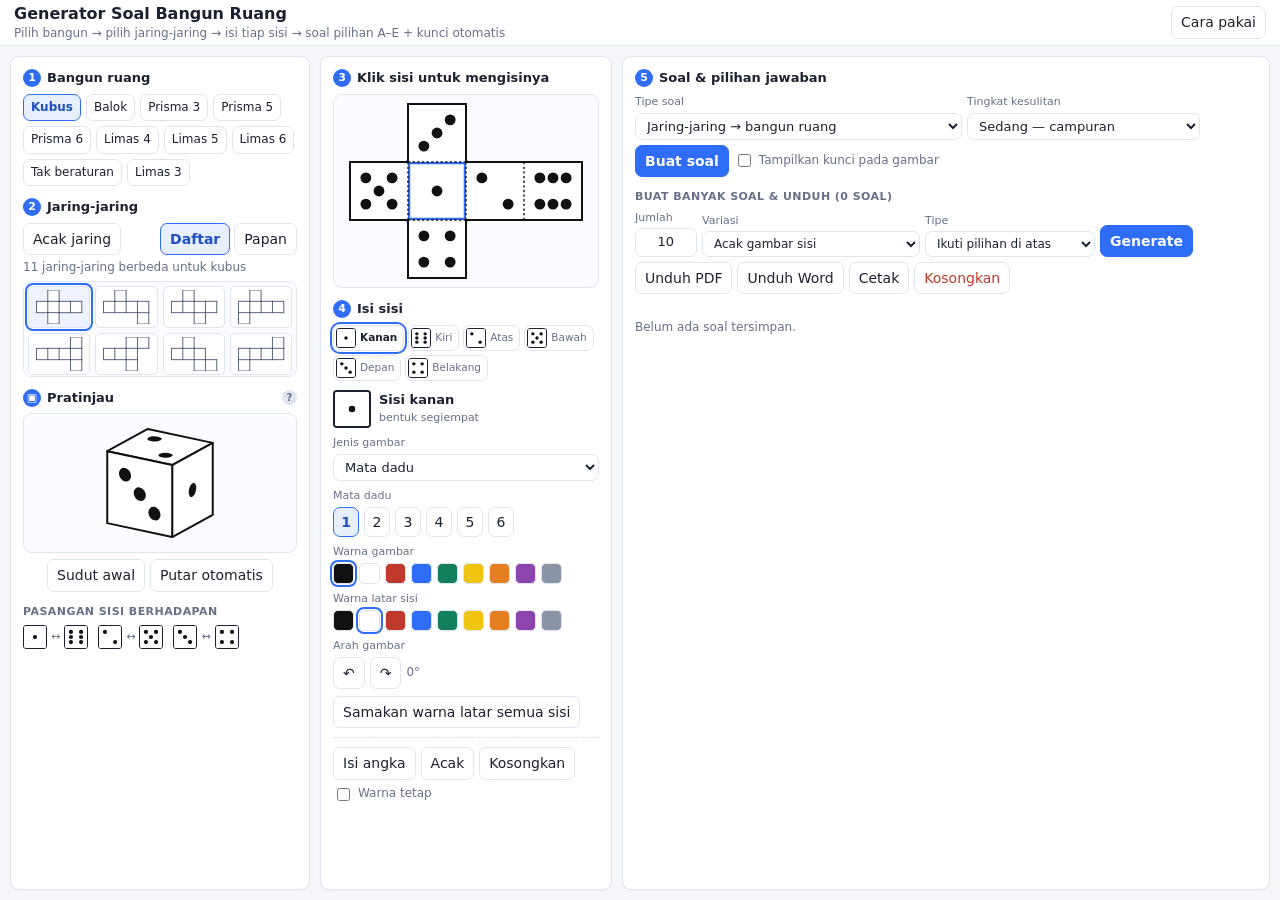
<file: index.html>
<!DOCTYPE html>
<html lang="id">
<head>
<meta charset="utf-8">
<meta name="viewport" content="width=device-width, initial-scale=1">
<title>Generator Soal Bangun Ruang — Jaring-jaring &amp; Pilihan A–E</title>
<link rel="stylesheet" href="css/style.css">
</head>
<body>

<header class="topbar">
  <div>
    <h1>Generator Soal Bangun Ruang</h1>
    <p class="sub">Pilih bangun &rarr; pilih jaring-jaring &rarr; isi tiap sisi &rarr; soal pilihan A&ndash;E + kunci otomatis</p>
  </div>
  <div class="topbar-actions">
    <button id="btn-help" class="ghost" type="button">Cara pakai</button>
  </div>
</header>

<div id="help" class="help" hidden>
  <ol>
    <li><b>Pilih bangun ruang.</b> Kubus, balok, prisma segitiga, prisma segienam, limas segiempat, atau limas segitiga. Ukuran balok bisa diubah.</li>
    <li><b>Pilih jaring-jaring.</b> Semua jaring-jaring yang mungkin dihitung otomatis oleh program &mdash; kubus punya 11, prisma segitiga 9, limas segiempat 8. Untuk kubus dan balok Anda juga bisa menyusun sendiri di papan.</li>
    <li><b>Isi sisi.</b> Klik sebuah sisi pada gambar jaring-jaring, lalu atur gambar, warna, dan arah putarannya.</li>
    <li><b>Buat soal.</b> Program mengambil satu orientasi sah sebagai kunci, lalu membuat pengecoh yang dijamin mustahil.</li>
    <li><b>Simpan.</b> Unduh PNG/SVG, atau kumpulkan di bank soal lalu cetak jadi PDF berikut halaman kunci jawaban.</li>
  </ol>
</div>

<main class="layout">

  <!-- ============ KIRI: BANGUN & JARING-JARING ============ -->
  <section class="panel">
    <h2><span class="step">1</span> Bangun ruang</h2>
    <div class="row wrap gap-s" id="solid-picker"></div>

    <div id="param-box" class="params" hidden>
      <div class="row wrap gap-s" id="params"></div>
    </div>

    <h2><span class="step">2</span> Jaring-jaring</h2>
    <div class="row wrap gap-s">
      <button class="ghost" id="btn-net-random" type="button">Acak jaring</button>
      <span class="mode-switch" id="mode-switch" hidden>
        <button class="ghost active" data-mode="auto" type="button" title="Pilih dari daftar jaring-jaring">Daftar</button>
        <button class="ghost" data-mode="grid" type="button" title="Susun sendiri di papan">Papan</button>
      </span>
    </div>

    <div id="gallery-wrap">
      <p class="hint" id="gallery-note"></p>
      <div id="gallery" class="gallery"></div>
    </div>

    <div id="grid-wrap" hidden>
      <div class="grid-scroll"
           title="Klik kotak untuk menambah (maksimal 6, harus menempel). Klik kanan untuk menghapus.">
        <div id="grid" class="grid" oncontextmenu="return false"></div>
      </div>
      <p id="fold-status" class="status"></p>
    </div>

    <h2><span class="step">&#9635;</span> Pratinjau
      <span class="tip" title="Seret untuk memutar bebas 360° ke segala arah — tarik ke atas, bangunnya ikut berputar ke atas.">?</span>
    </h2>
    <div id="preview" class="cube3d"></div>
    <div class="row gap-s wrap center">
      <button class="ghost" id="btn-view-reset" type="button">Sudut awal</button>
      <button class="ghost" id="btn-view-spin" type="button">Putar otomatis</button>
    </div>
    <div id="opposite-box" hidden>
      <h3 id="opposite-title">Pasangan sisi berhadapan</h3>
      <div id="opposite-list" class="opp-list"></div>
    </div>
  </section>

  <!-- ============ TENGAH: JARING BESAR + ISI SISI ============ -->
  <section class="panel">
    <div id="net-box">
      <h2><span class="step">3</span> Klik sisi untuk mengisinya</h2>
      <div id="net-view" class="net-view"></div>
    </div>

    <h2><span class="step">4</span> Isi sisi</h2>

    <div id="face-strip" class="face-strip"></div>

    <div id="face-editor">
      <div class="fe-head">
        <div id="fe-preview" class="fe-preview"></div>
        <div>
          <div id="fe-title" class="fe-title">Sisi</div>
          <div id="fe-face" class="fe-face"></div>
        </div>
      </div>

      <label class="field">
        <span>Jenis gambar</span>
        <select id="fe-type"></select>
      </label>

      <div class="field" id="fe-n-wrap" hidden>
        <span>Mata dadu</span>
        <div class="row gap-s" id="fe-n"></div>
      </div>

      <label class="field" id="fe-text-wrap" hidden>
        <span>Huruf / angka (maks 3 karakter)</span>
        <input type="text" id="fe-text" maxlength="3">
      </label>

      <div class="field">
        <span>Warna gambar</span>
        <div class="row gap-s wrap" id="fe-fg"></div>
      </div>

      <div class="field">
        <span>Warna latar sisi</span>
        <div class="row gap-s wrap" id="fe-bg"></div>
      </div>

      <div class="field">
        <span>Arah gambar</span>
        <div class="row gap-s">
          <button class="ghost" id="fe-rot-ccw" type="button" title="Putar berlawanan jarum jam">&#8630;</button>
          <button class="ghost" id="fe-rot-cw" type="button" title="Putar searah jarum jam">&#8631;</button>
          <span class="rot-val" id="fe-rot-val">0&deg;</span>
        </div>
      </div>

      <button class="ghost" id="btn-copy-bg" type="button">Samakan warna latar semua sisi</button>
    </div>

    <div class="quick">
      <button class="ghost" id="btn-dice" type="button" title="Isi otomatis dengan angka/mata dadu">Isi angka</button>
      <button class="ghost" id="btn-random" type="button" title="Acak gambar seluruh sisi">Acak</button>
      <button class="ghost" id="btn-clear-art" type="button" title="Kosongkan gambar seluruh sisi">Kosongkan</button>
      <label class="check" title="Saat mengacak, warna gambar dan latar tiap sisi dipertahankan">
        <input type="checkbox" id="keep-color"> Warna tetap
      </label>
    </div>
  </section>

  <!-- ============ KANAN: SOAL ============ -->
  <section class="panel wide">
    <h2><span class="step">5</span> Soal &amp; pilihan jawaban</h2>

    <div class="row gap-s wrap">
      <label class="field inline">
        <span>Tipe soal</span>
        <select id="qtype">
          <option value="toSolid" selected>Jaring-jaring &rarr; bangun ruang</option>
          <option value="toNet">Bangun ruang &rarr; jaring-jaring</option>
          <option value="toShape">Jaring-jaring &rarr; bentuk bangunnya</option>
          <option value="toFaces">Bangun ruang &rarr; bangun datar penyusunnya</option>
        </select>
      </label>
      <label class="field inline">
        <span>Tingkat kesulitan</span>
        <select id="difficulty">
          <option value="mudah">Mudah &mdash; pengecoh mencolok</option>
          <option value="sedang" selected>Sedang &mdash; campuran</option>
          <option value="sulit">Sulit &mdash; beda arah gambar</option>
        </select>
      </label>
      <button class="primary" id="btn-generate" type="button">Buat soal</button>
      <label class="check">
        <input type="checkbox" id="show-key">
        Tampilkan kunci pada gambar
      </label>
    </div>

    <div id="quiz-warnings"></div>
    <div id="quiz-sheet" class="sheet"></div>

    <div id="quiz-answer" class="answer" hidden>
      <div class="row gap-s wrap center">
        <span class="ans-label">Jawab:</span>
        <span id="answer-buttons" class="row gap-s"></span>
      </div>
      <p id="answer-feedback" class="feedback"></p>
      <p id="answer-reveal" class="reveal"></p>
    </div>

    <div class="row gap-s wrap" id="quiz-actions" hidden>
      <button class="ghost" id="btn-png" type="button">Unduh PNG</button>
      <button class="ghost" id="btn-svg" type="button">Unduh SVG</button>
      <button class="ghost" id="btn-add-bank" type="button">Tambah ke bank</button>
    </div>

    <h3>Buat banyak soal &amp; unduh (<span id="bank-count">0</span> soal)</h3>
    <div class="row gap-s wrap batch">
      <label class="num-field" title="Berapa soal yang dibuat sekaligus">
        <span>Jumlah</span>
        <input type="number" id="batch-count" value="10" min="1" max="200">
      </label>
      <label class="num-field" title="Variasi antar soal">
        <span>Variasi</span>
        <select id="batch-vary">
          <option value="art" selected>Acak gambar sisi</option>
          <option value="bentuk">Acak bentuk tak beraturan</option>
          <option value="artSolid">Acak gambar + bangun ruang</option>
          <option value="tetap">Ikuti isian sekarang</option>
        </select>
      </label>
      <label class="num-field" title="Tipe soal untuk seluruh paket">
        <span>Tipe</span>
        <select id="batch-type">
          <option value="ikut" selected>Ikuti pilihan di atas</option>
          <option value="campur">Campuran semua tipe</option>
        </select>
      </label>
      <button class="primary" id="btn-batch" type="button">Generate</button>
      <button class="ghost" id="btn-pdf" type="button">Unduh PDF</button>
      <button class="ghost" id="btn-docx" type="button">Unduh Word</button>
      <button class="ghost" id="btn-print" type="button">Cetak</button>
      <button class="ghost danger" id="btn-clear-bank" type="button">Kosongkan</button>
    </div>
    <progress id="batch-progress" value="0" max="100" hidden></progress>
    <div class="status-line" id="batch-status"></div>
    <div id="bank" class="bank"></div>
  </section>

</main>

<div id="print-area" class="print-area"></div>

<script src="js/geometry.js"></script>
<script src="js/solids.js"></script>
<script src="js/art.js"></script>
<script src="js/render.js"></script>
<script src="js/quiz.js"></script>
<script src="js/raster.js"></script>
<script src="js/pdf.js"></script>
<script src="js/docx.js"></script>
<script src="js/app.js"></script>
</body>
</html>
</file>
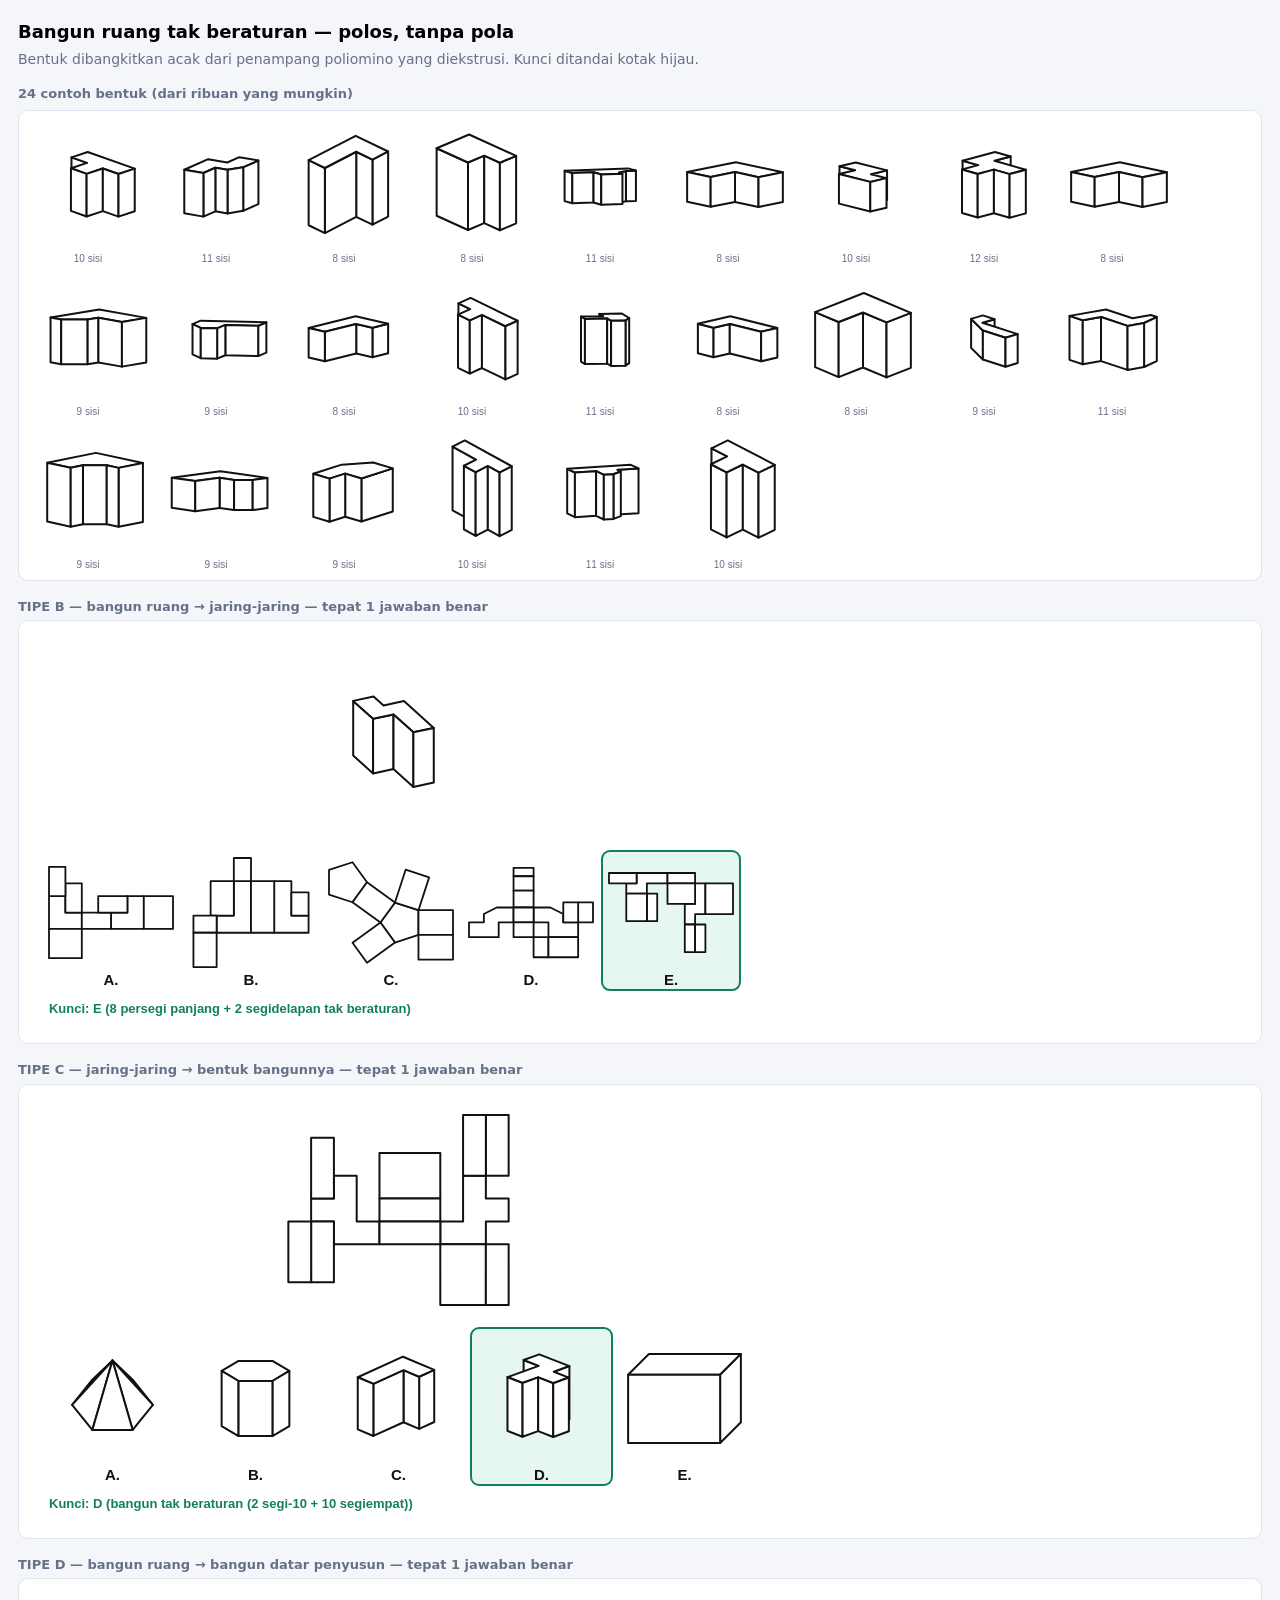
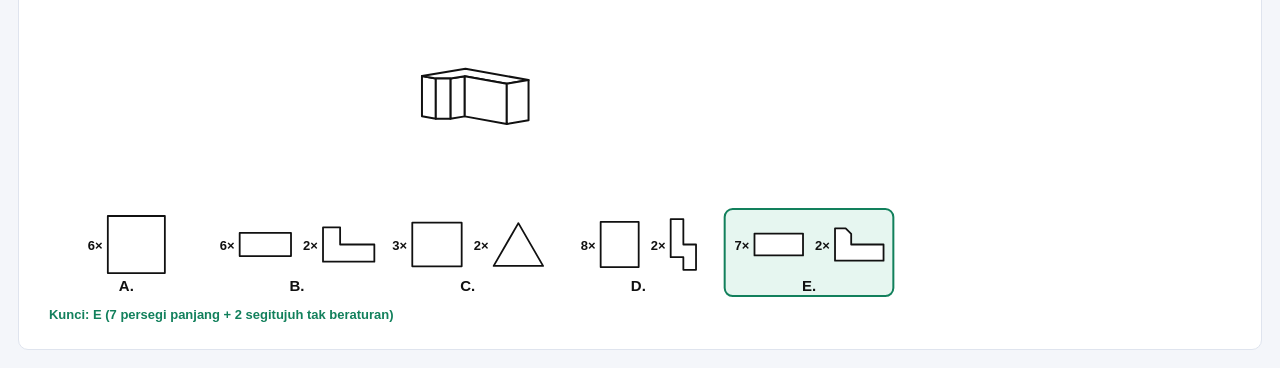
<file: contoh-keluaran.html>
<meta charset="utf-8"><title>Bangun tak beraturan</title><body style="font:14px/1.5 Segoe UI,system-ui,sans-serif;background:#f4f6fa;margin:0;padding:18px"><h1 style="font-size:18px;margin:0 0 4px">Bangun ruang tak beraturan — polos, tanpa pola</h1><p style="color:#667089;margin:0 0 14px">Bentuk dibangkitkan acak dari penampang poliomino yang diekstrusi. Kunci ditandai kotak hijau.</p><h2 style="font-size:13px;color:#667089;margin:14px 0 6px">24 contoh bentuk (dari ribuan yang mungkin)</h2><div style="background:#fff;border:1px solid #dfe4ee;border-radius:10px;padding:10px;display:flex;flex-wrap:wrap;gap:10px"><div style="text-align:center;font:10px sans-serif;color:#667089;width:118px"><svg xmlns="http://www.w3.org/2000/svg" width="132" height="132" viewBox="0 0 132 132"><polygon points="58.163,41.915 42.488,36.364 42.488,78.982 58.163,84.534" fill="#ffffff"/><polygon points="58.163,41.915 42.488,36.364 42.488,78.982 58.163,84.534" fill="none" stroke="#111111" stroke-width="2" stroke-linejoin="round"/><polygon points="58.72,31.003 42.488,36.364 58.163,41.915 41.932,47.276 57.606,52.827 73.837,47.466 89.512,53.018 105.743,47.657" fill="#ffffff"/><polygon points="58.72,31.003 42.488,36.364 58.163,41.915 41.932,47.276 57.606,52.827 73.837,47.466 89.512,53.018 105.743,47.657" fill="none" stroke="#111111" stroke-width="2" stroke-linejoin="round"/><polygon points="57.606,52.827 41.932,47.276 41.932,89.895 57.606,95.446" fill="#ffffff"/><polygon points="57.606,52.827 41.932,47.276 41.932,89.895 57.606,95.446" fill="none" stroke="#111111" stroke-width="2" stroke-linejoin="round"/><polygon points="73.837,47.466 57.606,52.827 57.606,95.446 73.837,90.085" fill="#ffffff"/><polygon points="73.837,47.466 57.606,52.827 57.606,95.446 73.837,90.085" fill="none" stroke="#111111" stroke-width="2" stroke-linejoin="round"/><polygon points="89.512,53.018 73.837,47.466 73.837,90.085 89.512,95.636" fill="#ffffff"/><polygon points="89.512,53.018 73.837,47.466 73.837,90.085 89.512,95.636" fill="none" stroke="#111111" stroke-width="2" stroke-linejoin="round"/><polygon points="105.743,47.657 89.512,53.018 89.512,95.636 105.743,90.276" fill="#ffffff"/><polygon points="105.743,47.657 89.512,53.018 89.512,95.636 105.743,90.276" fill="none" stroke="#111111" stroke-width="2" stroke-linejoin="round"/></svg>10 sisi</div><div style="text-align:center;font:10px sans-serif;color:#667089;width:118px"><svg xmlns="http://www.w3.org/2000/svg" width="132" height="132" viewBox="0 0 132 132"><polygon points="101.416,39.487 86.211,46.194 86.211,89.791 101.416,83.084" fill="#ffffff"/><polygon points="101.416,39.487 86.211,46.194 86.211,89.791 101.416,83.084" fill="none" stroke="#111111" stroke-width="2" stroke-linejoin="round"/><polygon points="27.274,48.718 46.409,52.014 58.366,46.74 70.532,48.835 86.211,46.194 101.416,39.487 82.28,36.191 70.323,41.465 51.188,38.17" fill="#ffffff"/><polygon points="27.274,48.718 46.409,52.014 58.366,46.74 70.532,48.835 86.211,46.194 101.416,39.487 82.28,36.191 70.323,41.465 51.188,38.17" fill="none" stroke="#111111" stroke-width="2" stroke-linejoin="round"/><polygon points="86.211,46.194 70.532,48.835 70.532,92.432 86.211,89.791" fill="#ffffff"/><polygon points="86.211,46.194 70.532,48.835 70.532,92.432 86.211,89.791" fill="none" stroke="#111111" stroke-width="2" stroke-linejoin="round"/><polygon points="70.532,48.835 58.366,46.74 58.366,90.337 70.532,92.432" fill="#ffffff"/><polygon points="70.532,48.835 58.366,46.74 58.366,90.337 70.532,92.432" fill="none" stroke="#111111" stroke-width="2" stroke-linejoin="round"/><polygon points="58.366,46.74 46.409,52.014 46.409,95.611 58.366,90.337" fill="#ffffff"/><polygon points="58.366,46.74 46.409,52.014 46.409,95.611 58.366,90.337" fill="none" stroke="#111111" stroke-width="2" stroke-linejoin="round"/><polygon points="46.409,52.014 27.274,48.718 27.274,92.315 46.409,95.611" fill="#ffffff"/><polygon points="46.409,52.014 27.274,48.718 27.274,92.315 46.409,95.611" fill="none" stroke="#111111" stroke-width="2" stroke-linejoin="round"/></svg>11 sisi</div><div style="text-align:center;font:10px sans-serif;color:#667089;width:118px"><svg xmlns="http://www.w3.org/2000/svg" width="132" height="132" viewBox="0 0 132 132"><polygon points="103.13,30.48 87.456,38.596 87.456,103.668 103.13,95.552" fill="#ffffff"/><polygon points="103.13,30.48 87.456,38.596 87.456,103.668 103.13,95.552" fill="none" stroke="#111111" stroke-width="2" stroke-linejoin="round"/><polygon points="87.456,38.596 71.225,30.759 71.225,95.831 87.456,103.668" fill="#ffffff"/><polygon points="87.456,38.596 71.225,30.759 71.225,95.831 87.456,103.668" fill="none" stroke="#111111" stroke-width="2" stroke-linejoin="round"/><polygon points="71.225,30.759 39.876,46.99 39.876,112.062 71.225,95.831" fill="#ffffff"/><polygon points="71.225,30.759 39.876,46.99 39.876,112.062 71.225,95.831" fill="none" stroke="#111111" stroke-width="2" stroke-linejoin="round"/><polygon points="39.876,46.99 23.645,39.153 23.645,104.225 39.876,112.062" fill="#ffffff"/><polygon points="39.876,46.99 23.645,39.153 23.645,104.225 39.876,112.062" fill="none" stroke="#111111" stroke-width="2" stroke-linejoin="round"/><polygon points="23.645,39.153 39.876,46.99 71.225,30.759 87.456,38.596 103.13,30.48 70.668,14.806" fill="#ffffff"/><polygon points="23.645,39.153 39.876,46.99 71.225,30.759 87.456,38.596 103.13,30.48 70.668,14.806" fill="none" stroke="#111111" stroke-width="2" stroke-linejoin="round"/></svg>8 sisi</div><div style="text-align:center;font:10px sans-serif;color:#667089;width:118px"><svg xmlns="http://www.w3.org/2000/svg" width="132" height="132" viewBox="0 0 132 132"><polygon points="54.994,41.476 23.645,27.245 23.645,94.779 54.994,109.01" fill="#ffffff"/><polygon points="54.994,41.476 23.645,27.245 23.645,94.779 54.994,109.01" fill="none" stroke="#111111" stroke-width="2" stroke-linejoin="round"/><polygon points="71.225,34.605 54.994,41.476 54.994,109.01 71.225,102.139" fill="#ffffff"/><polygon points="71.225,34.605 54.994,41.476 54.994,109.01 71.225,102.139" fill="none" stroke="#111111" stroke-width="2" stroke-linejoin="round"/><polygon points="86.899,41.72 71.225,34.605 71.225,102.139 86.899,109.254" fill="#ffffff"/><polygon points="86.899,41.72 71.225,34.605 71.225,102.139 86.899,109.254" fill="none" stroke="#111111" stroke-width="2" stroke-linejoin="round"/><polygon points="103.13,34.849 86.899,41.72 86.899,109.254 103.13,102.383" fill="#ffffff"/><polygon points="103.13,34.849 86.899,41.72 86.899,109.254 103.13,102.383" fill="none" stroke="#111111" stroke-width="2" stroke-linejoin="round"/><polygon points="56.107,13.503 23.645,27.245 54.994,41.476 71.225,34.605 86.899,41.72 103.13,34.849" fill="#ffffff"/><polygon points="56.107,13.503 23.645,27.245 54.994,41.476 71.225,34.605 86.899,41.72 103.13,34.849" fill="none" stroke="#111111" stroke-width="2" stroke-linejoin="round"/></svg>8 sisi</div><div style="text-align:center;font:10px sans-serif;color:#667089;width:118px"><svg xmlns="http://www.w3.org/2000/svg" width="132" height="132" viewBox="0 0 132 132"><polygon points="94.933,49.605 84.91,49.986 84.91,80.281 94.933,79.9" fill="#ffffff"/><polygon points="94.933,49.605 84.91,49.986 84.91,80.281 94.933,79.9" fill="none" stroke="#111111" stroke-width="2" stroke-linejoin="round"/><polygon points="84.91,49.986 77.799,51.58 77.799,81.875 84.91,80.281" fill="#ffffff"/><polygon points="84.91,49.986 77.799,51.58 77.799,81.875 84.91,80.281" fill="none" stroke="#111111" stroke-width="2" stroke-linejoin="round"/><polygon points="31.323,52.025 23.605,49.809 23.605,80.103 31.323,82.32" fill="#ffffff"/><polygon points="31.323,52.025 23.605,49.809 23.605,80.103 31.323,82.32" fill="none" stroke="#111111" stroke-width="2" stroke-linejoin="round"/><polygon points="77.799,51.58 84.91,49.986 94.933,49.605 87.215,47.389 23.605,49.809 31.323,52.025 52.526,51.218 60.243,53.435 81.447,52.628" fill="#ffffff"/><polygon points="77.799,51.58 84.91,49.986 94.933,49.605 87.215,47.389 23.605,49.809 31.323,52.025 52.526,51.218 60.243,53.435 81.447,52.628" fill="none" stroke="#111111" stroke-width="2" stroke-linejoin="round"/><polygon points="52.526,51.218 31.323,52.025 31.323,82.32 52.526,81.513" fill="#ffffff"/><polygon points="52.526,51.218 31.323,52.025 31.323,82.32 52.526,81.513" fill="none" stroke="#111111" stroke-width="2" stroke-linejoin="round"/><polygon points="60.243,53.435 52.526,51.218 52.526,81.513 60.243,83.729" fill="#ffffff"/><polygon points="60.243,53.435 52.526,51.218 52.526,81.513 60.243,83.729" fill="none" stroke="#111111" stroke-width="2" stroke-linejoin="round"/><polygon points="81.447,52.628 60.243,53.435 60.243,83.729 81.447,82.923" fill="#ffffff"/><polygon points="81.447,52.628 60.243,53.435 60.243,83.729 81.447,82.923" fill="none" stroke="#111111" stroke-width="2" stroke-linejoin="round"/></svg>11 sisi</div><div style="text-align:center;font:10px sans-serif;color:#667089;width:118px"><svg xmlns="http://www.w3.org/2000/svg" width="132" height="132" viewBox="0 0 132 132"><polygon points="41.653,55.99 66,51.102 89.512,56.164 113.858,51.276 66.835,41.152 18.142,50.928" fill="#ffffff"/><polygon points="41.653,55.99 66,51.102 89.512,56.164 113.858,51.276 66.835,41.152 18.142,50.928" fill="none" stroke="#111111" stroke-width="2" stroke-linejoin="round"/><polygon points="41.653,55.99 18.142,50.928 18.142,80.724 41.653,85.786" fill="#ffffff"/><polygon points="41.653,55.99 18.142,50.928 18.142,80.724 41.653,85.786" fill="none" stroke="#111111" stroke-width="2" stroke-linejoin="round"/><polygon points="66,51.102 41.653,55.99 41.653,85.786 66,80.898" fill="#ffffff"/><polygon points="66,51.102 41.653,55.99 41.653,85.786 66,80.898" fill="none" stroke="#111111" stroke-width="2" stroke-linejoin="round"/><polygon points="89.512,56.164 66,51.102 66,80.898 89.512,85.96" fill="#ffffff"/><polygon points="89.512,56.164 66,51.102 66,80.898 89.512,85.96" fill="none" stroke="#111111" stroke-width="2" stroke-linejoin="round"/><polygon points="113.858,51.276 89.512,56.164 89.512,85.96 113.858,81.072" fill="#ffffff"/><polygon points="113.858,51.276 89.512,56.164 89.512,85.96 113.858,81.072" fill="none" stroke="#111111" stroke-width="2" stroke-linejoin="round"/></svg>8 sisi</div><div style="text-align:center;font:10px sans-serif;color:#667089;width:118px"><svg xmlns="http://www.w3.org/2000/svg" width="132" height="132" viewBox="0 0 132 132"><polygon points="58.163,49.258 42.488,45.332 42.488,74.888 58.163,78.815" fill="#ffffff"/><polygon points="58.163,49.258 42.488,45.332 42.488,74.888 58.163,78.815" fill="none" stroke="#111111" stroke-width="2" stroke-linejoin="round"/><polygon points="90.068,49.393 73.837,53.185 73.837,82.742 90.068,78.95" fill="#ffffff"/><polygon points="90.068,49.393 73.837,53.185 73.837,82.742 90.068,78.95" fill="none" stroke="#111111" stroke-width="2" stroke-linejoin="round"/><polygon points="73.28,60.904 89.512,57.112 73.837,53.185 90.068,49.393 58.72,41.54 42.488,45.332 58.163,49.258 41.932,53.05" fill="#ffffff"/><polygon points="73.28,60.904 89.512,57.112 73.837,53.185 90.068,49.393 58.72,41.54 42.488,45.332 58.163,49.258 41.932,53.05" fill="none" stroke="#111111" stroke-width="2" stroke-linejoin="round"/><polygon points="73.28,60.904 41.932,53.05 41.932,82.607 73.28,90.46" fill="#ffffff"/><polygon points="73.28,60.904 41.932,53.05 41.932,82.607 73.28,90.46" fill="none" stroke="#111111" stroke-width="2" stroke-linejoin="round"/><polygon points="89.512,57.112 73.28,60.904 73.28,90.46 89.512,86.668" fill="#ffffff"/><polygon points="89.512,57.112 73.28,60.904 73.28,90.46 89.512,86.668" fill="none" stroke="#111111" stroke-width="2" stroke-linejoin="round"/></svg>10 sisi</div><div style="text-align:center;font:10px sans-serif;color:#667089;width:118px"><svg xmlns="http://www.w3.org/2000/svg" width="132" height="132" viewBox="0 0 132 132"><polygon points="85.7,35.499 69.469,39.82 69.469,83.417 85.7,79.096" fill="#ffffff"/><polygon points="85.7,35.499 69.469,39.82 69.469,83.417 85.7,79.096" fill="none" stroke="#111111" stroke-width="2" stroke-linejoin="round"/><polygon points="53.238,44.14 37.563,39.666 37.563,83.263 53.238,87.737" fill="#ffffff"/><polygon points="53.238,44.14 37.563,39.666 37.563,83.263 53.238,87.737" fill="none" stroke="#111111" stroke-width="2" stroke-linejoin="round"/><polygon points="85.7,35.499 70.026,31.025 37.563,39.666 53.238,44.14 37.007,48.461 52.681,52.935 68.912,48.614 84.586,53.088 100.818,48.768 69.469,39.82" fill="#ffffff"/><polygon points="85.7,35.499 70.026,31.025 37.563,39.666 53.238,44.14 37.007,48.461 52.681,52.935 68.912,48.614 84.586,53.088 100.818,48.768 69.469,39.82" fill="none" stroke="#111111" stroke-width="2" stroke-linejoin="round"/><polygon points="52.681,52.935 37.007,48.461 37.007,92.057 52.681,96.531" fill="#ffffff"/><polygon points="52.681,52.935 37.007,48.461 37.007,92.057 52.681,96.531" fill="none" stroke="#111111" stroke-width="2" stroke-linejoin="round"/><polygon points="68.912,48.614 52.681,52.935 52.681,96.531 68.912,92.211" fill="#ffffff"/><polygon points="68.912,48.614 52.681,52.935 52.681,96.531 68.912,92.211" fill="none" stroke="#111111" stroke-width="2" stroke-linejoin="round"/><polygon points="84.586,53.088 68.912,48.614 68.912,92.211 84.586,96.685" fill="#ffffff"/><polygon points="84.586,53.088 68.912,48.614 68.912,92.211 84.586,96.685" fill="none" stroke="#111111" stroke-width="2" stroke-linejoin="round"/><polygon points="100.818,48.768 84.586,53.088 84.586,96.685 100.818,92.365" fill="#ffffff"/><polygon points="100.818,48.768 84.586,53.088 84.586,96.685 100.818,92.365" fill="none" stroke="#111111" stroke-width="2" stroke-linejoin="round"/></svg>12 sisi</div><div style="text-align:center;font:10px sans-serif;color:#667089;width:118px"><svg xmlns="http://www.w3.org/2000/svg" width="132" height="132" viewBox="0 0 132 132"><polygon points="66.835,41.152 18.142,50.928 41.653,55.99 66,51.102 89.512,56.164 113.858,51.276" fill="#ffffff"/><polygon points="66.835,41.152 18.142,50.928 41.653,55.99 66,51.102 89.512,56.164 113.858,51.276" fill="none" stroke="#111111" stroke-width="2" stroke-linejoin="round"/><polygon points="41.653,55.99 18.142,50.928 18.142,80.724 41.653,85.786" fill="#ffffff"/><polygon points="41.653,55.99 18.142,50.928 18.142,80.724 41.653,85.786" fill="none" stroke="#111111" stroke-width="2" stroke-linejoin="round"/><polygon points="66,51.102 41.653,55.99 41.653,85.786 66,80.898" fill="#ffffff"/><polygon points="66,51.102 41.653,55.99 41.653,85.786 66,80.898" fill="none" stroke="#111111" stroke-width="2" stroke-linejoin="round"/><polygon points="89.512,56.164 66,51.102 66,80.898 89.512,85.96" fill="#ffffff"/><polygon points="89.512,56.164 66,51.102 66,80.898 89.512,85.96" fill="none" stroke="#111111" stroke-width="2" stroke-linejoin="round"/><polygon points="113.858,51.276 89.512,56.164 89.512,85.96 113.858,81.072" fill="#ffffff"/><polygon points="113.858,51.276 89.512,56.164 89.512,85.96 113.858,81.072" fill="none" stroke="#111111" stroke-width="2" stroke-linejoin="round"/></svg>8 sisi</div><div style="text-align:center;font:10px sans-serif;color:#667089;width:118px"><svg xmlns="http://www.w3.org/2000/svg" width="132" height="132" viewBox="0 0 132 132"><polygon points="92.924,47.962 117.271,43.879 70.248,35.424 21.554,43.589 32.192,45.502 58.397,45.582 69.413,43.734" fill="#ffffff"/><polygon points="92.924,47.962 117.271,43.879 70.248,35.424 21.554,43.589 32.192,45.502 58.397,45.582 69.413,43.734" fill="none" stroke="#111111" stroke-width="2" stroke-linejoin="round"/><polygon points="32.192,45.502 21.554,43.589 21.554,88.254 32.192,90.167" fill="#ffffff"/><polygon points="32.192,45.502 21.554,43.589 21.554,88.254 32.192,90.167" fill="none" stroke="#111111" stroke-width="2" stroke-linejoin="round"/><polygon points="69.413,43.734 58.397,45.582 58.397,90.246 69.413,88.399" fill="#ffffff"/><polygon points="69.413,43.734 58.397,45.582 58.397,90.246 69.413,88.399" fill="none" stroke="#111111" stroke-width="2" stroke-linejoin="round"/><polygon points="58.397,45.582 32.192,45.502 32.192,90.167 58.397,90.246" fill="#ffffff"/><polygon points="58.397,45.582 32.192,45.502 32.192,90.167 58.397,90.246" fill="none" stroke="#111111" stroke-width="2" stroke-linejoin="round"/><polygon points="92.924,47.962 69.413,43.734 69.413,88.399 92.924,92.627" fill="#ffffff"/><polygon points="92.924,47.962 69.413,43.734 69.413,88.399 92.924,92.627" fill="none" stroke="#111111" stroke-width="2" stroke-linejoin="round"/><polygon points="117.271,43.879 92.924,47.962 92.924,92.627 117.271,88.544" fill="#ffffff"/><polygon points="117.271,43.879 92.924,47.962 92.924,92.627 117.271,88.544" fill="none" stroke="#111111" stroke-width="2" stroke-linejoin="round"/></svg>9 sisi</div><div style="text-align:center;font:10px sans-serif;color:#667089;width:118px"><svg xmlns="http://www.w3.org/2000/svg" width="132" height="132" viewBox="0 0 132 132"><polygon points="109.366,48.338 101.178,51.771 101.178,82.065 109.366,78.633" fill="#ffffff"/><polygon points="109.366,48.338 101.178,51.771 101.178,82.065 109.366,78.633" fill="none" stroke="#111111" stroke-width="2" stroke-linejoin="round"/><polygon points="35.517,50.051 43.769,53.921 60.149,54.348 68.337,50.915 101.178,51.771 109.366,48.338 43.684,46.626" fill="#ffffff"/><polygon points="35.517,50.051 43.769,53.921 60.149,54.348 68.337,50.915 101.178,51.771 109.366,48.338 43.684,46.626" fill="none" stroke="#111111" stroke-width="2" stroke-linejoin="round"/><polygon points="101.178,51.771 68.337,50.915 68.337,81.21 101.178,82.065" fill="#ffffff"/><polygon points="101.178,51.771 68.337,50.915 68.337,81.21 101.178,82.065" fill="none" stroke="#111111" stroke-width="2" stroke-linejoin="round"/><polygon points="43.769,53.921 35.517,50.051 35.517,80.345 43.769,84.215" fill="#ffffff"/><polygon points="43.769,53.921 35.517,50.051 35.517,80.345 43.769,84.215" fill="none" stroke="#111111" stroke-width="2" stroke-linejoin="round"/><polygon points="68.337,50.915 60.149,54.348 60.149,84.642 68.337,81.21" fill="#ffffff"/><polygon points="68.337,50.915 60.149,54.348 60.149,84.642 68.337,81.21" fill="none" stroke="#111111" stroke-width="2" stroke-linejoin="round"/><polygon points="60.149,54.348 43.769,53.921 43.769,84.215 60.149,84.642" fill="#ffffff"/><polygon points="60.149,54.348 43.769,53.921 43.769,84.215 60.149,84.642" fill="none" stroke="#111111" stroke-width="2" stroke-linejoin="round"/></svg>9 sisi</div><div style="text-align:center;font:10px sans-serif;color:#667089;width:118px"><svg xmlns="http://www.w3.org/2000/svg" width="132" height="132" viewBox="0 0 132 132"><polygon points="103.13,49.778 87.456,53.705 87.456,83.261 103.13,79.335" fill="#ffffff"/><polygon points="103.13,49.778 87.456,53.705 87.456,83.261 103.13,79.335" fill="none" stroke="#111111" stroke-width="2" stroke-linejoin="round"/><polygon points="87.456,53.705 71.225,49.913 71.225,79.469 87.456,83.261" fill="#ffffff"/><polygon points="87.456,53.705 71.225,49.913 71.225,79.469 87.456,83.261" fill="none" stroke="#111111" stroke-width="2" stroke-linejoin="round"/><polygon points="71.225,49.913 87.456,53.705 103.13,49.778 70.668,42.194 23.645,53.974 39.876,57.766" fill="#ffffff"/><polygon points="71.225,49.913 87.456,53.705 103.13,49.778 70.668,42.194 23.645,53.974 39.876,57.766" fill="none" stroke="#111111" stroke-width="2" stroke-linejoin="round"/><polygon points="71.225,49.913 39.876,57.766 39.876,87.323 71.225,79.469" fill="#ffffff"/><polygon points="71.225,49.913 39.876,57.766 39.876,87.323 71.225,79.469" fill="none" stroke="#111111" stroke-width="2" stroke-linejoin="round"/><polygon points="39.876,57.766 23.645,53.974 23.645,83.531 39.876,87.323" fill="#ffffff"/><polygon points="39.876,57.766 23.645,53.974 23.645,83.531 39.876,87.323" fill="none" stroke="#111111" stroke-width="2" stroke-linejoin="round"/></svg>8 sisi</div><div style="text-align:center;font:10px sans-serif;color:#667089;width:118px"><svg xmlns="http://www.w3.org/2000/svg" width="132" height="132" viewBox="0 0 132 132"><polygon points="57.183,35.117 45.427,29.402 45.427,82.596 57.183,88.311" fill="#ffffff"/><polygon points="57.183,35.117 45.427,29.402 45.427,82.596 57.183,88.311" fill="none" stroke="#111111" stroke-width="2" stroke-linejoin="round"/><polygon points="56.765,46.351 45.01,40.636 45.01,93.83 56.765,99.545" fill="#ffffff"/><polygon points="56.765,46.351 45.01,40.636 45.01,93.83 56.765,99.545" fill="none" stroke="#111111" stroke-width="2" stroke-linejoin="round"/><polygon points="68.939,40.832 56.765,46.351 56.765,99.545 68.939,94.026" fill="#ffffff"/><polygon points="68.939,40.832 56.765,46.351 56.765,99.545 68.939,94.026" fill="none" stroke="#111111" stroke-width="2" stroke-linejoin="round"/><polygon points="92.45,52.262 68.939,40.832 68.939,94.026 92.45,105.456" fill="#ffffff"/><polygon points="92.45,52.262 68.939,40.832 68.939,94.026 92.45,105.456" fill="none" stroke="#111111" stroke-width="2" stroke-linejoin="round"/><polygon points="45.01,40.636 56.765,46.351 68.939,40.832 92.45,52.262 104.624,46.743 57.601,23.883 45.427,29.402 57.183,35.117" fill="#ffffff"/><polygon points="45.01,40.636 56.765,46.351 68.939,40.832 92.45,52.262 104.624,46.743 57.601,23.883 45.427,29.402 57.183,35.117" fill="none" stroke="#111111" stroke-width="2" stroke-linejoin="round"/><polygon points="104.624,46.743 92.45,52.262 92.45,105.456 104.624,99.937" fill="#ffffff"/><polygon points="104.624,46.743 92.45,52.262 92.45,105.456 104.624,99.937" fill="none" stroke="#111111" stroke-width="2" stroke-linejoin="round"/></svg>10 sisi</div><div style="text-align:center;font:10px sans-serif;color:#667089;width:118px"><svg xmlns="http://www.w3.org/2000/svg" width="132" height="132" viewBox="0 0 132 132"><polygon points="62.241,42.2 58.323,39.877 58.323,84.982 62.241,87.305" fill="#ffffff"/><polygon points="62.241,42.2 58.323,39.877 58.323,84.982 62.241,87.305" fill="none" stroke="#111111" stroke-width="2" stroke-linejoin="round"/><polygon points="80.544,39.467 58.323,39.877 62.241,42.2 40.02,42.609 43.938,44.932 66.159,44.522 70.078,46.845 84.516,46.579 88.182,43.995" fill="#ffffff"/><polygon points="80.544,39.467 58.323,39.877 62.241,42.2 40.02,42.609 43.938,44.932 66.159,44.522 70.078,46.845 84.516,46.579 88.182,43.995" fill="none" stroke="#111111" stroke-width="2" stroke-linejoin="round"/><polygon points="43.938,44.932 40.02,42.609 40.02,87.715 43.938,90.037" fill="#ffffff"/><polygon points="43.938,44.932 40.02,42.609 40.02,87.715 43.938,90.037" fill="none" stroke="#111111" stroke-width="2" stroke-linejoin="round"/><polygon points="66.159,44.522 43.938,44.932 43.938,90.037 66.159,89.628" fill="#ffffff"/><polygon points="66.159,44.522 43.938,44.932 43.938,90.037 66.159,89.628" fill="none" stroke="#111111" stroke-width="2" stroke-linejoin="round"/><polygon points="88.182,43.995 84.516,46.579 84.516,91.684 88.182,89.1" fill="#ffffff"/><polygon points="88.182,43.995 84.516,46.579 84.516,91.684 88.182,89.1" fill="none" stroke="#111111" stroke-width="2" stroke-linejoin="round"/><polygon points="70.078,46.845 66.159,44.522 66.159,89.628 70.078,91.95" fill="#ffffff"/><polygon points="70.078,46.845 66.159,44.522 66.159,89.628 70.078,91.95" fill="none" stroke="#111111" stroke-width="2" stroke-linejoin="round"/><polygon points="84.516,46.579 70.078,46.845 70.078,91.95 84.516,91.684" fill="#ffffff"/><polygon points="84.516,46.579 70.078,46.845 70.078,91.95 84.516,91.684" fill="none" stroke="#111111" stroke-width="2" stroke-linejoin="round"/></svg>11 sisi</div><div style="text-align:center;font:10px sans-serif;color:#667089;width:118px"><svg xmlns="http://www.w3.org/2000/svg" width="132" height="132" viewBox="0 0 132 132"><polygon points="44.544,53.705 28.87,49.778 28.87,79.335 44.544,83.261" fill="#ffffff"/><polygon points="44.544,53.705 28.87,49.778 28.87,79.335 44.544,83.261" fill="none" stroke="#111111" stroke-width="2" stroke-linejoin="round"/><polygon points="60.775,49.913 44.544,53.705 44.544,83.261 60.775,79.469" fill="#ffffff"/><polygon points="60.775,49.913 44.544,53.705 44.544,83.261 60.775,79.469" fill="none" stroke="#111111" stroke-width="2" stroke-linejoin="round"/><polygon points="28.87,49.778 44.544,53.705 60.775,49.913 92.124,57.766 108.355,53.974 61.332,42.194" fill="#ffffff"/><polygon points="28.87,49.778 44.544,53.705 60.775,49.913 92.124,57.766 108.355,53.974 61.332,42.194" fill="none" stroke="#111111" stroke-width="2" stroke-linejoin="round"/><polygon points="92.124,57.766 60.775,49.913 60.775,79.469 92.124,87.323" fill="#ffffff"/><polygon points="92.124,57.766 60.775,49.913 60.775,79.469 92.124,87.323" fill="none" stroke="#111111" stroke-width="2" stroke-linejoin="round"/><polygon points="108.355,53.974 92.124,57.766 92.124,87.323 108.355,83.531" fill="#ffffff"/><polygon points="108.355,53.974 92.124,57.766 92.124,87.323 108.355,83.531" fill="none" stroke="#111111" stroke-width="2" stroke-linejoin="round"/></svg>8 sisi</div><div style="text-align:center;font:10px sans-serif;color:#667089;width:118px"><svg xmlns="http://www.w3.org/2000/svg" width="132" height="132" viewBox="0 0 132 132"><polygon points="41.653,48.044 18.142,38.141 18.142,93.179 41.653,103.082" fill="#ffffff"/><polygon points="41.653,48.044 18.142,38.141 18.142,93.179 41.653,103.082" fill="none" stroke="#111111" stroke-width="2" stroke-linejoin="round"/><polygon points="66,38.481 41.653,48.044 41.653,103.082 66,93.519" fill="#ffffff"/><polygon points="66,38.481 41.653,48.044 41.653,103.082 66,93.519" fill="none" stroke="#111111" stroke-width="2" stroke-linejoin="round"/><polygon points="89.512,48.384 66,38.481 66,93.519 89.512,103.422" fill="#ffffff"/><polygon points="89.512,48.384 66,38.481 66,93.519 89.512,103.422" fill="none" stroke="#111111" stroke-width="2" stroke-linejoin="round"/><polygon points="113.858,38.821 89.512,48.384 89.512,103.422 113.858,93.859" fill="#ffffff"/><polygon points="113.858,38.821 89.512,48.384 89.512,103.422 113.858,93.859" fill="none" stroke="#111111" stroke-width="2" stroke-linejoin="round"/><polygon points="18.142,38.141 41.653,48.044 66,38.481 89.512,48.384 113.858,38.821 66.835,19.015" fill="#ffffff"/><polygon points="18.142,38.141 41.653,48.044 66,38.481 89.512,48.384 113.858,38.821 66.835,19.015" fill="none" stroke="#111111" stroke-width="2" stroke-linejoin="round"/></svg>8 sisi</div><div style="text-align:center;font:10px sans-serif;color:#667089;width:118px"><svg xmlns="http://www.w3.org/2000/svg" width="132" height="132" viewBox="0 0 132 132"><polygon points="69.587,45.174 57.413,48.807 57.413,77.778 69.587,74.145" fill="#ffffff"/><polygon points="69.587,45.174 57.413,48.807 57.413,77.778 69.587,74.145" fill="none" stroke="#111111" stroke-width="2" stroke-linejoin="round"/><polygon points="57.872,56.482 46.111,44.91 46.111,73.88 57.872,85.453" fill="#ffffff"/><polygon points="57.872,56.482 46.111,44.91 46.111,73.88 57.872,85.453" fill="none" stroke="#111111" stroke-width="2" stroke-linejoin="round"/><polygon points="80.507,63.725 92.68,60.092 57.413,48.807 69.587,45.174 57.831,41.412 46.111,44.91 57.872,56.482" fill="#ffffff"/><polygon points="80.507,63.725 92.68,60.092 57.413,48.807 69.587,45.174 57.831,41.412 46.111,44.91 57.872,56.482" fill="none" stroke="#111111" stroke-width="2" stroke-linejoin="round"/><polygon points="80.507,63.725 57.872,56.482 57.872,85.453 80.507,92.696" fill="#ffffff"/><polygon points="80.507,63.725 57.872,56.482 57.872,85.453 80.507,92.696" fill="none" stroke="#111111" stroke-width="2" stroke-linejoin="round"/><polygon points="92.68,60.092 80.507,63.725 80.507,92.696 92.68,89.063" fill="#ffffff"/><polygon points="92.68,60.092 80.507,63.725 80.507,92.696 92.68,89.063" fill="none" stroke="#111111" stroke-width="2" stroke-linejoin="round"/></svg>9 sisi</div><div style="text-align:center;font:10px sans-serif;color:#667089;width:118px"><svg xmlns="http://www.w3.org/2000/svg" width="132" height="132" viewBox="0 0 132 132"><polygon points="29.758,46.279 16.496,41.862 16.496,85.869 29.758,90.285" fill="#ffffff"/><polygon points="29.758,46.279 16.496,41.862 16.496,85.869 29.758,90.285" fill="none" stroke="#111111" stroke-width="2" stroke-linejoin="round"/><polygon points="48.013,43.07 29.758,46.279 29.758,90.285 48.013,87.077" fill="#ffffff"/><polygon points="48.013,43.07 29.758,46.279 29.758,90.285 48.013,87.077" fill="none" stroke="#111111" stroke-width="2" stroke-linejoin="round"/><polygon points="16.496,41.862 29.758,46.279 48.013,43.07 74.539,51.902 91.079,48.995 103.794,43.07 97.785,41.069 79.531,44.278 53.005,35.445" fill="#ffffff"/><polygon points="16.496,41.862 29.758,46.279 48.013,43.07 74.539,51.902 91.079,48.995 103.794,43.07 97.785,41.069 79.531,44.278 53.005,35.445" fill="none" stroke="#111111" stroke-width="2" stroke-linejoin="round"/><polygon points="103.794,43.07 91.079,48.995 91.079,93.002 103.794,87.076" fill="#ffffff"/><polygon points="103.794,43.07 91.079,48.995 91.079,93.002 103.794,87.076" fill="none" stroke="#111111" stroke-width="2" stroke-linejoin="round"/><polygon points="74.539,51.902 48.013,43.07 48.013,87.077 74.539,95.909" fill="#ffffff"/><polygon points="74.539,51.902 48.013,43.07 48.013,87.077 74.539,95.909" fill="none" stroke="#111111" stroke-width="2" stroke-linejoin="round"/><polygon points="91.079,48.995 74.539,51.902 74.539,95.909 91.079,93.002" fill="#ffffff"/><polygon points="91.079,48.995 74.539,51.902 74.539,95.909 91.079,93.002" fill="none" stroke="#111111" stroke-width="2" stroke-linejoin="round"/></svg>11 sisi</div><div style="text-align:center;font:10px sans-serif;color:#667089;width:118px"><svg xmlns="http://www.w3.org/2000/svg" width="132" height="132" viewBox="0 0 132 132"><polygon points="18.201,35.656 41.712,40.718 53.979,38.255 77.725,38.341 89.571,40.892 113.918,36.004 66.895,25.88" fill="#ffffff"/><polygon points="18.201,35.656 41.712,40.718 53.979,38.255 77.725,38.341 89.571,40.892 113.918,36.004 66.895,25.88" fill="none" stroke="#111111" stroke-width="2" stroke-linejoin="round"/><polygon points="41.712,40.718 18.201,35.656 18.201,94.586 41.712,99.648" fill="#ffffff"/><polygon points="41.712,40.718 18.201,35.656 18.201,94.586 41.712,99.648" fill="none" stroke="#111111" stroke-width="2" stroke-linejoin="round"/><polygon points="77.725,38.341 53.979,38.255 53.979,97.185 77.725,97.271" fill="#ffffff"/><polygon points="77.725,38.341 53.979,38.255 53.979,97.185 77.725,97.271" fill="none" stroke="#111111" stroke-width="2" stroke-linejoin="round"/><polygon points="113.918,36.004 89.571,40.892 89.571,99.822 113.918,94.933" fill="#ffffff"/><polygon points="113.918,36.004 89.571,40.892 89.571,99.822 113.918,94.933" fill="none" stroke="#111111" stroke-width="2" stroke-linejoin="round"/><polygon points="53.979,38.255 41.712,40.718 41.712,99.648 53.979,97.185" fill="#ffffff"/><polygon points="53.979,38.255 41.712,40.718 41.712,99.648 53.979,97.185" fill="none" stroke="#111111" stroke-width="2" stroke-linejoin="round"/><polygon points="89.571,40.892 77.725,38.341 77.725,97.271 89.571,99.822" fill="#ffffff"/><polygon points="89.571,40.892 77.725,38.341 77.725,97.271 89.571,99.822" fill="none" stroke="#111111" stroke-width="2" stroke-linejoin="round"/></svg>9 sisi</div><div style="text-align:center;font:10px sans-serif;color:#667089;width:118px"><svg xmlns="http://www.w3.org/2000/svg" width="132" height="132" viewBox="0 0 132 132"><polygon points="14.737,50.682 38.249,54.071 62.595,50.799 77.085,52.887 95.45,52.931 110.454,50.915 63.431,44.138" fill="#ffffff"/><polygon points="14.737,50.682 38.249,54.071 62.595,50.799 77.085,52.887 95.45,52.931 110.454,50.915 63.431,44.138" fill="none" stroke="#111111" stroke-width="2" stroke-linejoin="round"/><polygon points="77.085,52.887 62.595,50.799 62.595,80.964 77.085,83.052" fill="#ffffff"/><polygon points="77.085,52.887 62.595,50.799 62.595,80.964 77.085,83.052" fill="none" stroke="#111111" stroke-width="2" stroke-linejoin="round"/><polygon points="110.454,50.915 95.45,52.931 95.45,83.096 110.454,81.08" fill="#ffffff"/><polygon points="110.454,50.915 95.45,52.931 95.45,83.096 110.454,81.08" fill="none" stroke="#111111" stroke-width="2" stroke-linejoin="round"/><polygon points="38.249,54.071 14.737,50.682 14.737,80.847 38.249,84.236" fill="#ffffff"/><polygon points="38.249,54.071 14.737,50.682 14.737,80.847 38.249,84.236" fill="none" stroke="#111111" stroke-width="2" stroke-linejoin="round"/><polygon points="62.595,50.799 38.249,54.071 38.249,84.236 62.595,80.964" fill="#ffffff"/><polygon points="62.595,50.799 38.249,54.071 38.249,84.236 62.595,80.964" fill="none" stroke="#111111" stroke-width="2" stroke-linejoin="round"/><polygon points="95.45,52.931 77.085,52.887 77.085,83.052 95.45,83.096" fill="#ffffff"/><polygon points="95.45,52.931 77.085,52.887 77.085,83.052 95.45,83.096" fill="none" stroke="#111111" stroke-width="2" stroke-linejoin="round"/></svg>9 sisi</div><div style="text-align:center;font:10px sans-serif;color:#667089;width:118px"><svg xmlns="http://www.w3.org/2000/svg" width="132" height="132" viewBox="0 0 132 132"><polygon points="107.765,41.406 76.416,51.437 76.416,94.571 107.765,84.54" fill="#ffffff"/><polygon points="107.765,41.406 76.416,51.437 76.416,94.571 107.765,84.54" fill="none" stroke="#111111" stroke-width="2" stroke-linejoin="round"/><polygon points="107.765,41.406 88.143,35.55 56.702,37.67 28.279,46.765 44.51,51.609 60.185,46.593 76.416,51.437" fill="#ffffff"/><polygon points="107.765,41.406 88.143,35.55 56.702,37.67 28.279,46.765 44.51,51.609 60.185,46.593 76.416,51.437" fill="none" stroke="#111111" stroke-width="2" stroke-linejoin="round"/><polygon points="76.416,51.437 60.185,46.593 60.185,89.727 76.416,94.571" fill="#ffffff"/><polygon points="76.416,51.437 60.185,46.593 60.185,89.727 76.416,94.571" fill="none" stroke="#111111" stroke-width="2" stroke-linejoin="round"/><polygon points="60.185,46.593 44.51,51.609 44.51,94.743 60.185,89.727" fill="#ffffff"/><polygon points="60.185,46.593 44.51,51.609 44.51,94.743 60.185,89.727" fill="none" stroke="#111111" stroke-width="2" stroke-linejoin="round"/><polygon points="44.51,51.609 28.279,46.765 28.279,89.9 44.51,94.743" fill="#ffffff"/><polygon points="44.51,51.609 28.279,46.765 28.279,89.9 44.51,94.743" fill="none" stroke="#111111" stroke-width="2" stroke-linejoin="round"/></svg>9 sisi</div><div style="text-align:center;font:10px sans-serif;color:#667089;width:118px"><svg xmlns="http://www.w3.org/2000/svg" width="132" height="132" viewBox="0 0 132 132"><polygon points="63.061,32.527 39.55,19.625 39.55,83.346 63.061,96.248" fill="#ffffff"/><polygon points="63.061,32.527 39.55,19.625 39.55,83.346 63.061,96.248" fill="none" stroke="#111111" stroke-width="2" stroke-linejoin="round"/><polygon points="62.643,45.207 50.888,38.756 50.888,102.477 62.643,108.928" fill="#ffffff"/><polygon points="62.643,45.207 50.888,38.756 50.888,102.477 62.643,108.928" fill="none" stroke="#111111" stroke-width="2" stroke-linejoin="round"/><polygon points="74.817,38.978 62.643,45.207 62.643,108.928 74.817,102.699" fill="#ffffff"/><polygon points="74.817,38.978 62.643,45.207 62.643,108.928 74.817,102.699" fill="none" stroke="#111111" stroke-width="2" stroke-linejoin="round"/><polygon points="86.573,45.429 74.817,38.978 74.817,102.699 86.573,109.15" fill="#ffffff"/><polygon points="86.573,45.429 74.817,38.978 74.817,102.699 86.573,109.15" fill="none" stroke="#111111" stroke-width="2" stroke-linejoin="round"/><polygon points="98.746,39.199 86.573,45.429 86.573,109.15 98.746,102.92" fill="#ffffff"/><polygon points="98.746,39.199 86.573,45.429 86.573,109.15 98.746,102.92" fill="none" stroke="#111111" stroke-width="2" stroke-linejoin="round"/><polygon points="51.723,13.395 39.55,19.625 63.061,32.527 50.888,38.756 62.643,45.207 74.817,38.978 86.573,45.429 98.746,39.199" fill="#ffffff"/><polygon points="51.723,13.395 39.55,19.625 63.061,32.527 50.888,38.756 62.643,45.207 74.817,38.978 86.573,45.429 98.746,39.199" fill="none" stroke="#111111" stroke-width="2" stroke-linejoin="round"/></svg>10 sisi</div><div style="text-align:center;font:10px sans-serif;color:#667089;width:118px"><svg xmlns="http://www.w3.org/2000/svg" width="132" height="132" viewBox="0 0 132 132"><polygon points="97.523,41.465 76.32,42.805 76.32,87.47 97.523,86.13" fill="#ffffff"/><polygon points="97.523,41.465 76.32,42.805 76.32,87.47 97.523,86.13" fill="none" stroke="#111111" stroke-width="2" stroke-linejoin="round"/><polygon points="33.913,45.485 26.196,41.803 26.196,86.468 33.913,90.15" fill="#ffffff"/><polygon points="33.913,45.485 26.196,41.803 26.196,86.468 33.913,90.15" fill="none" stroke="#111111" stroke-width="2" stroke-linejoin="round"/><polygon points="26.196,41.803 33.913,45.485 55.117,44.145 62.834,47.827 72.466,47.218 79.826,44.477 76.32,42.805 97.523,41.465 89.806,37.783" fill="#ffffff"/><polygon points="26.196,41.803 33.913,45.485 55.117,44.145 62.834,47.827 72.466,47.218 79.826,44.477 76.32,42.805 97.523,41.465 89.806,37.783" fill="none" stroke="#111111" stroke-width="2" stroke-linejoin="round"/><polygon points="55.117,44.145 33.913,45.485 33.913,90.15 55.117,88.81" fill="#ffffff"/><polygon points="55.117,44.145 33.913,45.485 33.913,90.15 55.117,88.81" fill="none" stroke="#111111" stroke-width="2" stroke-linejoin="round"/><polygon points="79.826,44.477 72.466,47.218 72.466,91.883 79.826,89.142" fill="#ffffff"/><polygon points="79.826,44.477 72.466,47.218 72.466,91.883 79.826,89.142" fill="none" stroke="#111111" stroke-width="2" stroke-linejoin="round"/><polygon points="62.834,47.827 55.117,44.145 55.117,88.81 62.834,92.492" fill="#ffffff"/><polygon points="62.834,47.827 55.117,44.145 55.117,88.81 62.834,92.492" fill="none" stroke="#111111" stroke-width="2" stroke-linejoin="round"/><polygon points="72.466,47.218 62.834,47.827 62.834,92.492 72.466,91.883" fill="#ffffff"/><polygon points="72.466,47.218 62.834,47.827 62.834,92.492 72.466,91.883" fill="none" stroke="#111111" stroke-width="2" stroke-linejoin="round"/></svg>11 sisi</div><div style="text-align:center;font:10px sans-serif;color:#667089;width:118px"><svg xmlns="http://www.w3.org/2000/svg" width="132" height="132" viewBox="0 0 132 132"><polygon points="58.163,29.406 42.488,21.291 42.488,86.362 58.163,94.478" fill="#ffffff"/><polygon points="58.163,29.406 42.488,21.291 42.488,86.362 58.163,94.478" fill="none" stroke="#111111" stroke-width="2" stroke-linejoin="round"/><polygon points="57.606,45.359 41.932,37.243 41.932,102.315 57.606,110.431" fill="#ffffff"/><polygon points="57.606,45.359 41.932,37.243 41.932,102.315 57.606,110.431" fill="none" stroke="#111111" stroke-width="2" stroke-linejoin="round"/><polygon points="73.837,37.522 57.606,45.359 57.606,110.431 73.837,102.594" fill="#ffffff"/><polygon points="73.837,37.522 57.606,45.359 57.606,110.431 73.837,102.594" fill="none" stroke="#111111" stroke-width="2" stroke-linejoin="round"/><polygon points="89.512,45.638 73.837,37.522 73.837,102.594 89.512,110.709" fill="#ffffff"/><polygon points="89.512,45.638 73.837,37.522 73.837,102.594 89.512,110.709" fill="none" stroke="#111111" stroke-width="2" stroke-linejoin="round"/><polygon points="105.743,37.8 89.512,45.638 89.512,110.709 105.743,102.872" fill="#ffffff"/><polygon points="105.743,37.8 89.512,45.638 89.512,110.709 105.743,102.872" fill="none" stroke="#111111" stroke-width="2" stroke-linejoin="round"/><polygon points="73.837,37.522 89.512,45.638 105.743,37.8 58.72,13.453 42.488,21.291 58.163,29.406 41.932,37.243 57.606,45.359" fill="#ffffff"/><polygon points="73.837,37.522 89.512,45.638 105.743,37.8 58.72,13.453 42.488,21.291 58.163,29.406 41.932,37.243 57.606,45.359" fill="none" stroke="#111111" stroke-width="2" stroke-linejoin="round"/></svg>10 sisi</div></div><h2 style="font-size:13px;color:#667089;margin:16px 0 4px">TIPE B — bangun ruang → jaring-jaring — tepat 1 jawaban benar</h2><div style="background:#fff;border:1px solid #dfe4ee;border-radius:10px;padding:8px;overflow:auto"><svg xmlns="http://www.w3.org/2000/svg" width="728" height="406.12" viewBox="0 0 728 406.12"><rect width="100%" height="100%" fill="#ffffff"/><g transform="translate(275.5,22)"><polygon points="70.591,67.766 50.696,49.884 50.696,104.544 70.591,122.426" fill="#ffffff"/><polygon points="70.591,67.766 50.696,49.884 50.696,104.544 70.591,122.426" fill="none" stroke="#111111" stroke-width="2" stroke-linejoin="round"/><polygon points="90.987,63.405 70.591,67.766 70.591,122.426 90.987,118.065" fill="#ffffff"/><polygon points="90.987,63.405 70.591,67.766 70.591,122.426 90.987,118.065" fill="none" stroke="#111111" stroke-width="2" stroke-linejoin="round"/><polygon points="71.092,45.523 50.696,49.884 70.591,67.766 90.987,63.405 110.882,81.287 131.278,76.926 101.435,50.103 81.039,54.464" fill="#ffffff"/><polygon points="71.092,45.523 50.696,49.884 70.591,67.766 90.987,63.405 110.882,81.287 131.278,76.926 101.435,50.103 81.039,54.464" fill="none" stroke="#111111" stroke-width="2" stroke-linejoin="round"/><polygon points="110.882,81.287 90.987,63.405 90.987,118.065 110.882,135.947" fill="#ffffff"/><polygon points="110.882,81.287 90.987,63.405 90.987,118.065 110.882,135.947" fill="none" stroke="#111111" stroke-width="2" stroke-linejoin="round"/><polygon points="131.278,76.926 110.882,81.287 110.882,135.947 131.278,131.586" fill="#ffffff"/><polygon points="131.278,76.926 110.882,81.287 110.882,135.947 131.278,131.586" fill="none" stroke="#111111" stroke-width="2" stroke-linejoin="round"/></g><g transform="translate(22,237.9621164021164)"><g data-face="0" class="net-face"><polygon points="0,62 32.804,62 32.804,45.598 16.402,45.598 16.402,29.196 0,29.196" fill="#ffffff"/><polygon points="0,62 32.804,62 32.804,45.598 16.402,45.598 16.402,29.196 0,29.196" fill="none" stroke="#111111" stroke-width="1.8" stroke-linejoin="round"/></g><g data-face="1" class="net-face"><polygon points="94.804,29.196 78.402,29.196 78.402,45.598 62,45.598 62,62 94.804,62" fill="#ffffff"/><polygon points="94.804,29.196 78.402,29.196 78.402,45.598 62,45.598 62,62 94.804,62" fill="none" stroke="#111111" stroke-width="1.8" stroke-linejoin="round"/></g><g data-face="2" class="net-face"><polygon points="0,91.196 32.804,91.196 32.804,62 0,62" fill="#ffffff"/><polygon points="0,91.196 32.804,91.196 32.804,62 0,62" fill="none" stroke="#111111" stroke-width="1.8" stroke-linejoin="round"/></g><g data-face="3" class="net-face"><polygon points="62,62 62,45.598 32.804,45.598 32.804,62" fill="#ffffff"/><polygon points="62,62 62,45.598 32.804,45.598 32.804,62" fill="none" stroke="#111111" stroke-width="1.8" stroke-linejoin="round"/></g><g data-face="4" class="net-face"><polygon points="32.804,16.402 16.402,16.402 16.402,45.598 32.804,45.598" fill="#ffffff"/><polygon points="32.804,16.402 16.402,16.402 16.402,45.598 32.804,45.598" fill="none" stroke="#111111" stroke-width="1.8" stroke-linejoin="round"/></g><g data-face="5" class="net-face"><polygon points="78.402,45.598 78.402,29.196 49.206,29.196 49.206,45.598" fill="#ffffff"/><polygon points="78.402,45.598 78.402,29.196 49.206,29.196 49.206,45.598" fill="none" stroke="#111111" stroke-width="1.8" stroke-linejoin="round"/></g><g data-face="6" class="net-face"><polygon points="16.402,0 0,0 0,29.196 16.402,29.196" fill="#ffffff"/><polygon points="16.402,0 0,0 0,29.196 16.402,29.196" fill="none" stroke="#111111" stroke-width="1.8" stroke-linejoin="round"/></g><g data-face="7" class="net-face"><polygon points="94.804,29.196 94.804,62 124,62 124,29.196" fill="#ffffff"/><polygon points="94.804,29.196 94.804,62 124,62 124,29.196" fill="none" stroke="#111111" stroke-width="1.8" stroke-linejoin="round"/></g></g><text x="84" y="356.12" fill="#111111" font-size="15" font-family="Arial, Helvetica, sans-serif" font-weight="700" text-anchor="middle">A.</text><g transform="translate(166.4327559055118,229)"><g data-face="0" class="net-face"><polygon points="57.567,74.751 57.567,23.199 40.383,23.199 40.383,57.567 23.199,57.567 23.199,74.751" fill="#ffffff"/><polygon points="57.567,74.751 57.567,23.199 40.383,23.199 40.383,57.567 23.199,57.567 23.199,74.751" fill="none" stroke="#111111" stroke-width="1.8" stroke-linejoin="round"/></g><g data-face="1" class="net-face"><polygon points="115.134,74.751 115.134,57.567 97.95,57.567 97.95,23.199 80.766,23.199 80.766,74.751" fill="#ffffff"/><polygon points="115.134,74.751 115.134,57.567 97.95,57.567 97.95,23.199 80.766,23.199 80.766,74.751" fill="none" stroke="#111111" stroke-width="1.8" stroke-linejoin="round"/></g><g data-face="2" class="net-face"><polygon points="80.766,74.751 80.766,23.199 57.567,23.199 57.567,74.751" fill="#ffffff"/><polygon points="80.766,74.751 80.766,23.199 57.567,23.199 57.567,74.751" fill="none" stroke="#111111" stroke-width="1.8" stroke-linejoin="round"/></g><g data-face="3" class="net-face"><polygon points="57.567,0 40.383,0 40.383,23.199 57.567,23.199" fill="#ffffff"/><polygon points="57.567,0 40.383,0 40.383,23.199 57.567,23.199" fill="none" stroke="#111111" stroke-width="1.8" stroke-linejoin="round"/></g><g data-face="4" class="net-face"><polygon points="17.184,23.199 17.184,57.567 40.383,57.567 40.383,23.199" fill="#ffffff"/><polygon points="17.184,23.199 17.184,57.567 40.383,57.567 40.383,23.199" fill="none" stroke="#111111" stroke-width="1.8" stroke-linejoin="round"/></g><g data-face="5" class="net-face"><polygon points="97.95,57.567 115.134,57.567 115.134,34.369 97.95,34.369" fill="#ffffff"/><polygon points="97.95,57.567 115.134,57.567 115.134,34.369 97.95,34.369" fill="none" stroke="#111111" stroke-width="1.8" stroke-linejoin="round"/></g><g data-face="6" class="net-face"><polygon points="0,57.567 0,74.751 23.199,74.751 23.199,57.567" fill="#ffffff"/><polygon points="0,57.567 0,74.751 23.199,74.751 23.199,57.567" fill="none" stroke="#111111" stroke-width="1.8" stroke-linejoin="round"/></g><g data-face="7" class="net-face"><polygon points="0,74.751 0,109.12 23.199,109.12 23.199,74.751" fill="#ffffff"/><polygon points="0,74.751 0,109.12 23.199,109.12 23.199,74.751" fill="none" stroke="#111111" stroke-width="1.8" stroke-linejoin="round"/></g></g><text x="224" y="356.12" fill="#111111" font-size="15" font-family="Arial, Helvetica, sans-serif" font-weight="700" text-anchor="middle">B.</text><g transform="translate(302,233.27412289807518)"><g data-face="0" class="net-face"><polygon points="89.466,72.637 89.466,47.926 65.965,40.29 51.44,60.282 65.965,80.273" fill="#ffffff"/><polygon points="89.466,72.637 89.466,47.926 65.965,40.29 51.44,60.282 65.965,80.273" fill="none" stroke="#111111" stroke-width="1.8" stroke-linejoin="round"/></g><g data-face="1" class="net-face"><polygon points="0,32.347 23.502,39.983 38.026,19.992 23.502,0 0,7.636" fill="#ffffff"/><polygon points="0,32.347 23.502,39.983 38.026,19.992 23.502,0 0,7.636" fill="none" stroke="#111111" stroke-width="1.8" stroke-linejoin="round"/></g><g data-face="2" class="net-face"><polygon points="65.965,80.273 51.44,60.282 23.502,80.58 38.026,100.572" fill="#ffffff"/><polygon points="65.965,80.273 51.44,60.282 23.502,80.58 38.026,100.572" fill="none" stroke="#111111" stroke-width="1.8" stroke-linejoin="round"/></g><g data-face="3" class="net-face"><polygon points="51.44,60.282 65.965,40.29 38.026,19.992 23.502,39.983" fill="#ffffff"/><polygon points="51.44,60.282 65.965,40.29 38.026,19.992 23.502,39.983" fill="none" stroke="#111111" stroke-width="1.8" stroke-linejoin="round"/></g><g data-face="4" class="net-face"><polygon points="65.965,40.29 89.466,47.926 100.138,15.083 76.636,7.447" fill="#ffffff"/><polygon points="65.965,40.29 89.466,47.926 100.138,15.083 76.636,7.447" fill="none" stroke="#111111" stroke-width="1.8" stroke-linejoin="round"/></g><g data-face="5" class="net-face"><polygon points="89.466,47.926 89.466,72.637 124,72.637 124,47.926" fill="#ffffff"/><polygon points="89.466,47.926 89.466,72.637 124,72.637 124,47.926" fill="none" stroke="#111111" stroke-width="1.8" stroke-linejoin="round"/></g><g data-face="6" class="net-face"><polygon points="89.466,72.637 89.466,97.348 124,97.348 124,72.637" fill="#ffffff"/><polygon points="89.466,72.637 89.466,97.348 124,97.348 124,72.637" fill="none" stroke="#111111" stroke-width="1.8" stroke-linejoin="round"/></g></g><text x="364" y="356.12" fill="#111111" font-size="15" font-family="Arial, Helvetica, sans-serif" font-weight="700" text-anchor="middle">C.</text><g transform="translate(442,238.87421464503439)"><g data-face="0" class="net-face"><polygon points="94.299,54.473 94.299,46.074 81.398,39.623 64.599,39.623 64.599,54.473 79.449,54.473 79.449,69.324 109.15,69.324 109.15,54.473" fill="#ffffff"/><polygon points="94.299,54.473 94.299,46.074 81.398,39.623 64.599,39.623 64.599,54.473 79.449,54.473 79.449,69.324 109.15,69.324 109.15,54.473" fill="none" stroke="#111111" stroke-width="1.8" stroke-linejoin="round"/></g><g data-face="1" class="net-face"><polygon points="0,54.473 0,69.324 29.701,69.324 29.701,54.473 44.551,54.473 44.551,39.623 27.752,39.623 14.85,46.074 14.85,54.473" fill="#ffffff"/><polygon points="0,54.473 0,69.324 29.701,69.324 29.701,54.473 44.551,54.473 44.551,39.623 27.752,39.623 14.85,46.074 14.85,54.473" fill="none" stroke="#111111" stroke-width="1.8" stroke-linejoin="round"/></g><g data-face="2" class="net-face"><polygon points="44.551,0 44.551,8.4 64.599,8.4 64.599,0" fill="#ffffff"/><polygon points="44.551,0 44.551,8.4 64.599,8.4 64.599,0" fill="none" stroke="#111111" stroke-width="1.8" stroke-linejoin="round"/></g><g data-face="3" class="net-face"><polygon points="44.551,8.4 44.551,22.824 64.599,22.824 64.599,8.4" fill="#ffffff"/><polygon points="44.551,8.4 44.551,22.824 64.599,22.824 64.599,8.4" fill="none" stroke="#111111" stroke-width="1.8" stroke-linejoin="round"/></g><g data-face="4" class="net-face"><polygon points="44.551,22.824 44.551,39.623 64.599,39.623 64.599,22.824" fill="#ffffff"/><polygon points="44.551,22.824 44.551,39.623 64.599,39.623 64.599,22.824" fill="none" stroke="#111111" stroke-width="1.8" stroke-linejoin="round"/></g><g data-face="5" class="net-face"><polygon points="44.551,39.623 44.551,54.473 64.599,54.473 64.599,39.623" fill="#ffffff"/><polygon points="44.551,39.623 44.551,54.473 64.599,54.473 64.599,39.623" fill="none" stroke="#111111" stroke-width="1.8" stroke-linejoin="round"/></g><g data-face="6" class="net-face"><polygon points="44.551,54.473 44.551,69.324 64.599,69.324 64.599,54.473" fill="#ffffff"/><polygon points="44.551,54.473 44.551,69.324 64.599,69.324 64.599,54.473" fill="none" stroke="#111111" stroke-width="1.8" stroke-linejoin="round"/></g><g data-face="7" class="net-face"><polygon points="64.599,89.372 79.449,89.372 79.449,69.324 64.599,69.324" fill="#ffffff"/><polygon points="64.599,89.372 79.449,89.372 79.449,69.324 64.599,69.324" fill="none" stroke="#111111" stroke-width="1.8" stroke-linejoin="round"/></g><g data-face="8" class="net-face"><polygon points="79.449,89.372 109.15,89.372 109.15,69.324 79.449,69.324" fill="#ffffff"/><polygon points="79.449,89.372 109.15,89.372 109.15,69.324 79.449,69.324" fill="none" stroke="#111111" stroke-width="1.8" stroke-linejoin="round"/></g><g data-face="9" class="net-face"><polygon points="124,34.425 109.15,34.425 109.15,54.473 124,54.473" fill="#ffffff"/><polygon points="124,34.425 109.15,34.425 109.15,54.473 124,54.473" fill="none" stroke="#111111" stroke-width="1.8" stroke-linejoin="round"/></g><g data-face="10" class="net-face"><polygon points="109.15,34.425 94.299,34.425 94.299,54.473 109.15,54.473" fill="#ffffff"/><polygon points="109.15,34.425 94.299,34.425 94.299,54.473 109.15,54.473" fill="none" stroke="#111111" stroke-width="1.8" stroke-linejoin="round"/></g></g><text x="504" y="356.12" fill="#111111" font-size="15" font-family="Arial, Helvetica, sans-serif" font-weight="700" text-anchor="middle">D.</text><rect x="575" y="222" width="138" height="139.12" rx="8" fill="#e6f6f0" stroke="#12805c" stroke-width="2"/><g transform="translate(582,244.0118272425249)"><g data-face="0" class="net-face"><polygon points="86.1,41.196 96.399,41.196 96.399,10.299 86.1,10.299 86.1,30.897 75.801,30.897 75.801,51.495 86.1,51.495" fill="#ffffff"/><polygon points="86.1,41.196 96.399,41.196 96.399,10.299 86.1,10.299 86.1,30.897 75.801,30.897 75.801,51.495 86.1,51.495" fill="none" stroke="#111111" stroke-width="1.8" stroke-linejoin="round"/></g><g data-face="1" class="net-face"><polygon points="17.302,10.299 17.302,20.598 37.9,20.598 37.9,10.299 58.498,10.299 58.498,0 27.601,0 27.601,10.299" fill="#ffffff"/><polygon points="17.302,10.299 17.302,20.598 37.9,20.598 37.9,10.299 58.498,10.299 58.498,0 27.601,0 27.601,10.299" fill="none" stroke="#111111" stroke-width="1.8" stroke-linejoin="round"/></g><g data-face="2" class="net-face"><polygon points="27.601,10.299 27.601,0 0,0 0,10.299" fill="#ffffff"/><polygon points="27.601,10.299 27.601,0 0,0 0,10.299" fill="none" stroke="#111111" stroke-width="1.8" stroke-linejoin="round"/></g><g data-face="3" class="net-face"><polygon points="124,41.196 124,10.299 96.399,10.299 96.399,41.196" fill="#ffffff"/><polygon points="124,41.196 124,10.299 96.399,10.299 96.399,41.196" fill="none" stroke="#111111" stroke-width="1.8" stroke-linejoin="round"/></g><g data-face="4" class="net-face"><polygon points="58.498,0 58.498,10.299 86.1,10.299 86.1,0" fill="#ffffff"/><polygon points="58.498,0 58.498,10.299 86.1,10.299 86.1,0" fill="none" stroke="#111111" stroke-width="1.8" stroke-linejoin="round"/></g><g data-face="5" class="net-face"><polygon points="58.498,10.299 58.498,30.897 86.1,30.897 86.1,10.299" fill="#ffffff"/><polygon points="58.498,10.299 58.498,30.897 86.1,30.897 86.1,10.299" fill="none" stroke="#111111" stroke-width="1.8" stroke-linejoin="round"/></g><g data-face="6" class="net-face"><polygon points="48.199,20.598 37.9,20.598 37.9,48.199 48.199,48.199" fill="#ffffff"/><polygon points="48.199,20.598 37.9,20.598 37.9,48.199 48.199,48.199" fill="none" stroke="#111111" stroke-width="1.8" stroke-linejoin="round"/></g><g data-face="7" class="net-face"><polygon points="37.9,20.598 17.302,20.598 17.302,48.199 37.9,48.199" fill="#ffffff"/><polygon points="37.9,20.598 17.302,20.598 17.302,48.199 37.9,48.199" fill="none" stroke="#111111" stroke-width="1.8" stroke-linejoin="round"/></g><g data-face="8" class="net-face"><polygon points="75.801,79.096 86.1,79.096 86.1,51.495 75.801,51.495" fill="#ffffff"/><polygon points="75.801,79.096 86.1,79.096 86.1,51.495 75.801,51.495" fill="none" stroke="#111111" stroke-width="1.8" stroke-linejoin="round"/></g><g data-face="9" class="net-face"><polygon points="86.1,79.096 96.399,79.096 96.399,51.495 86.1,51.495" fill="#ffffff"/><polygon points="86.1,79.096 96.399,79.096 96.399,51.495 86.1,51.495" fill="none" stroke="#111111" stroke-width="1.8" stroke-linejoin="round"/></g></g><text x="644" y="356.12" fill="#111111" font-size="15" font-family="Arial, Helvetica, sans-serif" font-weight="700" text-anchor="middle">E.</text><text x="22" y="384.12" fill="#12805c" font-size="13" font-family="Arial, Helvetica, sans-serif" font-weight="700" text-anchor="start">Kunci: E  (8 persegi panjang + 2 segidelapan tak beraturan)</text></svg></div><h2 style="font-size:13px;color:#667089;margin:16px 0 4px">TIPE C — jaring-jaring → bentuk bangunnya — tepat 1 jawaban benar</h2><div style="background:#fff;border:1px solid #dfe4ee;border-radius:10px;padding:8px;overflow:auto"><svg xmlns="http://www.w3.org/2000/svg" width="743" height="437" viewBox="0 0 743 437"><rect width="100%" height="100%" fill="#ffffff"/><g transform="translate(261.35011990407673,22)"><g data-face="0" class="net-face"><polygon points="197.518,106.391 220.3,106.391 220.3,83.609 197.518,83.609 197.518,60.827 174.736,60.827 174.736,106.391 151.954,106.391 151.954,129.173 197.518,129.173" fill="#ffffff"/><polygon points="197.518,106.391 220.3,106.391 220.3,83.609 197.518,83.609 197.518,60.827 174.736,60.827 174.736,106.391 151.954,106.391 151.954,129.173 197.518,129.173" fill="none" stroke="#111111" stroke-width="2" stroke-linejoin="round"/></g><g data-face="1" class="net-face"><polygon points="45.564,129.173 91.127,129.173 91.127,106.391 68.345,106.391 68.345,60.827 45.564,60.827 45.564,83.609 22.782,83.609 22.782,106.391 45.564,106.391" fill="#ffffff"/><polygon points="45.564,129.173 91.127,129.173 91.127,106.391 68.345,106.391 68.345,60.827 45.564,60.827 45.564,83.609 22.782,83.609 22.782,106.391 45.564,106.391" fill="none" stroke="#111111" stroke-width="2" stroke-linejoin="round"/></g><g data-face="2" class="net-face"><polygon points="45.564,106.391 22.782,106.391 22.782,167.218 45.564,167.218" fill="#ffffff"/><polygon points="45.564,106.391 22.782,106.391 22.782,167.218 45.564,167.218" fill="none" stroke="#111111" stroke-width="2" stroke-linejoin="round"/></g><g data-face="3" class="net-face"><polygon points="22.782,106.391 0,106.391 0,167.218 22.782,167.218" fill="#ffffff"/><polygon points="22.782,106.391 0,106.391 0,167.218 22.782,167.218" fill="none" stroke="#111111" stroke-width="2" stroke-linejoin="round"/></g><g data-face="4" class="net-face"><polygon points="22.782,83.609 45.564,83.609 45.564,22.782 22.782,22.782" fill="#ffffff"/><polygon points="22.782,83.609 45.564,83.609 45.564,22.782 22.782,22.782" fill="none" stroke="#111111" stroke-width="2" stroke-linejoin="round"/></g><g data-face="5" class="net-face"><polygon points="220.3,0 197.518,0 197.518,60.827 220.3,60.827" fill="#ffffff"/><polygon points="220.3,0 197.518,0 197.518,60.827 220.3,60.827" fill="none" stroke="#111111" stroke-width="2" stroke-linejoin="round"/></g><g data-face="6" class="net-face"><polygon points="197.518,0 174.736,0 174.736,60.827 197.518,60.827" fill="#ffffff"/><polygon points="197.518,0 174.736,0 174.736,60.827 197.518,60.827" fill="none" stroke="#111111" stroke-width="2" stroke-linejoin="round"/></g><g data-face="7" class="net-face"><polygon points="91.127,38.046 91.127,83.609 151.954,83.609 151.954,38.046" fill="#ffffff"/><polygon points="91.127,38.046 91.127,83.609 151.954,83.609 151.954,38.046" fill="none" stroke="#111111" stroke-width="2" stroke-linejoin="round"/></g><g data-face="8" class="net-face"><polygon points="91.127,83.609 91.127,106.391 151.954,106.391 151.954,83.609" fill="#ffffff"/><polygon points="91.127,83.609 91.127,106.391 151.954,106.391 151.954,83.609" fill="none" stroke="#111111" stroke-width="2" stroke-linejoin="round"/></g><g data-face="9" class="net-face"><polygon points="91.127,106.391 91.127,129.173 151.954,129.173 151.954,106.391" fill="#ffffff"/><polygon points="91.127,106.391 91.127,129.173 151.954,129.173 151.954,106.391" fill="none" stroke="#111111" stroke-width="2" stroke-linejoin="round"/></g><g data-face="10" class="net-face"><polygon points="151.954,190 197.518,190 197.518,129.173 151.954,129.173" fill="#ffffff"/><polygon points="151.954,190 197.518,190 197.518,129.173 151.954,129.173" fill="none" stroke="#111111" stroke-width="2" stroke-linejoin="round"/></g><g data-face="11" class="net-face"><polygon points="197.518,190 220.3,190 220.3,129.173 197.518,129.173" fill="#ffffff"/><polygon points="197.518,190 220.3,190 220.3,129.173 197.518,129.173" fill="none" stroke="#111111" stroke-width="2" stroke-linejoin="round"/></g></g><g transform="translate(22,242)"><polygon points="43.31,44.679 23.121,69.834 63.5,25.497" fill="#ffffff"/><polygon points="43.31,44.679 23.121,69.834 63.5,25.497" fill="none" stroke="#111111" stroke-width="2" stroke-linejoin="round"/><polygon points="103.879,69.834 83.69,44.679 63.5,25.497" fill="#ffffff"/><polygon points="103.879,69.834 83.69,44.679 63.5,25.497" fill="none" stroke="#111111" stroke-width="2" stroke-linejoin="round"/><polygon points="23.121,69.834 43.31,94.989 63.5,25.497" fill="#ffffff"/><polygon points="23.121,69.834 43.31,94.989 63.5,25.497" fill="none" stroke="#111111" stroke-width="2" stroke-linejoin="round"/><polygon points="83.69,94.989 103.879,69.834 63.5,25.497" fill="#ffffff"/><polygon points="83.69,94.989 103.879,69.834 63.5,25.497" fill="none" stroke="#111111" stroke-width="2" stroke-linejoin="round"/><polygon points="43.31,94.989 83.69,94.989 63.5,25.497" fill="#ffffff"/><polygon points="43.31,94.989 83.69,94.989 63.5,25.497" fill="none" stroke="#111111" stroke-width="2" stroke-linejoin="round"/></g><text x="85.5" y="387" fill="#111111" font-size="15" font-family="Arial, Helvetica, sans-serif" font-weight="700" text-anchor="middle">A.</text><g transform="translate(165,242)"><polygon points="80.433,45.991 97.367,35.96 80.433,25.929 46.567,25.929 29.633,35.96 46.567,45.991" fill="#ffffff"/><polygon points="80.433,45.991 97.367,35.96 80.433,25.929 46.567,25.929 29.633,35.96 46.567,45.991" fill="none" stroke="#111111" stroke-width="2" stroke-linejoin="round"/><polygon points="29.633,91.04 46.567,101.071 46.567,45.991 29.633,35.96" fill="#ffffff"/><polygon points="29.633,91.04 46.567,101.071 46.567,45.991 29.633,35.96" fill="none" stroke="#111111" stroke-width="2" stroke-linejoin="round"/><polygon points="80.433,101.071 97.367,91.04 97.367,35.96 80.433,45.991" fill="#ffffff"/><polygon points="80.433,101.071 97.367,91.04 97.367,35.96 80.433,45.991" fill="none" stroke="#111111" stroke-width="2" stroke-linejoin="round"/><polygon points="46.567,101.071 80.433,101.071 80.433,45.991 46.567,45.991" fill="#ffffff"/><polygon points="46.567,101.071 80.433,101.071 80.433,45.991 46.567,45.991" fill="none" stroke="#111111" stroke-width="2" stroke-linejoin="round"/></g><text x="228.5" y="387" fill="#111111" font-size="15" font-family="Arial, Helvetica, sans-serif" font-weight="700" text-anchor="middle">B.</text><g transform="translate(308,242)"><polygon points="99.224,34.934 84.143,41.78 84.143,93.878 99.224,87.032" fill="#ffffff"/><polygon points="99.224,34.934 84.143,41.78 84.143,93.878 99.224,87.032" fill="none" stroke="#111111" stroke-width="2" stroke-linejoin="round"/><polygon points="84.143,41.78 68.527,35.169 68.527,87.267 84.143,93.878" fill="#ffffff"/><polygon points="84.143,41.78 68.527,35.169 68.527,87.267 84.143,93.878" fill="none" stroke="#111111" stroke-width="2" stroke-linejoin="round"/><polygon points="68.527,35.169 38.366,48.861 38.366,100.959 68.527,87.267" fill="#ffffff"/><polygon points="68.527,35.169 38.366,48.861 38.366,100.959 68.527,87.267" fill="none" stroke="#111111" stroke-width="2" stroke-linejoin="round"/><polygon points="38.366,48.861 68.527,35.169 84.143,41.78 99.224,34.934 67.991,21.712 22.749,42.25" fill="#ffffff"/><polygon points="38.366,48.861 68.527,35.169 84.143,41.78 99.224,34.934 67.991,21.712 22.749,42.25" fill="none" stroke="#111111" stroke-width="2" stroke-linejoin="round"/><polygon points="38.366,48.861 22.749,42.25 22.749,94.348 38.366,100.959" fill="#ffffff"/><polygon points="38.366,48.861 22.749,42.25 22.749,94.348 38.366,100.959" fill="none" stroke="#111111" stroke-width="2" stroke-linejoin="round"/></g><text x="371.5" y="387" fill="#111111" font-size="15" font-family="Arial, Helvetica, sans-serif" font-weight="700" text-anchor="middle">C.</text><rect x="444" y="235" width="141" height="157" rx="8" fill="#e6f6f0" stroke="#12805c" stroke-width="2"/><g transform="translate(451,242)"><polygon points="60.698,30.859 45.618,25.009 45.618,78.752 60.698,84.602" fill="#ffffff"/><polygon points="60.698,30.859 45.618,25.009 45.618,78.752 60.698,84.602" fill="none" stroke="#111111" stroke-width="2" stroke-linejoin="round"/><polygon points="91.395,31.059 75.779,36.709 75.779,90.452 91.395,84.803" fill="#ffffff"/><polygon points="91.395,31.059 75.779,36.709 75.779,90.452 91.395,84.803" fill="none" stroke="#111111" stroke-width="2" stroke-linejoin="round"/><polygon points="91.395,31.059 61.234,19.359 45.618,25.009 60.698,30.859 29.465,42.157 44.546,48.007 60.162,42.358 75.243,48.208 90.859,42.559 75.779,36.709" fill="#ffffff"/><polygon points="91.395,31.059 61.234,19.359 45.618,25.009 60.698,30.859 29.465,42.157 44.546,48.007 60.162,42.358 75.243,48.208 90.859,42.559 75.779,36.709" fill="none" stroke="#111111" stroke-width="2" stroke-linejoin="round"/><polygon points="44.546,48.007 29.465,42.157 29.465,95.901 44.546,101.751" fill="#ffffff"/><polygon points="44.546,48.007 29.465,42.157 29.465,95.901 44.546,101.751" fill="none" stroke="#111111" stroke-width="2" stroke-linejoin="round"/><polygon points="60.162,42.358 44.546,48.007 44.546,101.751 60.162,96.101" fill="#ffffff"/><polygon points="60.162,42.358 44.546,48.007 44.546,101.751 60.162,96.101" fill="none" stroke="#111111" stroke-width="2" stroke-linejoin="round"/><polygon points="75.243,48.208 60.162,42.358 60.162,96.101 75.243,101.951" fill="#ffffff"/><polygon points="75.243,48.208 60.162,42.358 60.162,96.101 75.243,101.951" fill="none" stroke="#111111" stroke-width="2" stroke-linejoin="round"/><polygon points="90.859,42.559 75.243,48.208 75.243,101.951 90.859,96.302" fill="#ffffff"/><polygon points="90.859,42.559 75.243,48.208 75.243,101.951 90.859,96.302" fill="none" stroke="#111111" stroke-width="2" stroke-linejoin="round"/></g><text x="514.5" y="387" fill="#111111" font-size="15" font-family="Arial, Helvetica, sans-serif" font-weight="700" text-anchor="middle">D.</text><g transform="translate(594,242)"><polygon points="27.87,19.056 7.13,39.796 99.13,39.796 119.87,19.056" fill="#ffffff"/><polygon points="27.87,19.056 7.13,39.796 99.13,39.796 119.87,19.056" fill="none" stroke="#111111" stroke-width="2" stroke-linejoin="round"/><polygon points="119.87,87.204 119.87,19.056 99.13,39.796 99.13,107.944" fill="#ffffff"/><polygon points="119.87,87.204 119.87,19.056 99.13,39.796 99.13,107.944" fill="none" stroke="#111111" stroke-width="2" stroke-linejoin="round"/><polygon points="7.13,107.944 99.13,107.944 99.13,39.796 7.13,39.796" fill="#ffffff"/><polygon points="7.13,107.944 99.13,107.944 99.13,39.796 7.13,39.796" fill="none" stroke="#111111" stroke-width="2" stroke-linejoin="round"/></g><text x="657.5" y="387" fill="#111111" font-size="15" font-family="Arial, Helvetica, sans-serif" font-weight="700" text-anchor="middle">E.</text><text x="22" y="415" fill="#12805c" font-size="13" font-family="Arial, Helvetica, sans-serif" font-weight="700" text-anchor="start">Kunci: D  (bangun tak beraturan (2 segi-10 + 10 segiempat))</text></svg></div><h2 style="font-size:13px;color:#667089;margin:16px 0 4px">TIPE D — bangun ruang → bangun datar penyusun — tepat 1 jawaban benar</h2><div style="background:#fff;border:1px solid #dfe4ee;border-radius:10px;padding:8px;overflow:auto"><svg xmlns="http://www.w3.org/2000/svg" width="881.36" height="354.04" viewBox="0 0 881.36 354.04"><rect width="100%" height="100%" fill="#ffffff"/><g transform="translate(352.18,22)"><polygon points="56.624,69.507 42.785,67.019 42.785,107.244 56.624,109.733" fill="#ffffff"/><polygon points="56.624,69.507 42.785,67.019 42.785,107.244 56.624,109.733" fill="none" stroke="#111111" stroke-width="2" stroke-linejoin="round"/><polygon points="85.568,67.149 71.237,69.552 71.237,109.777 85.568,107.374" fill="#ffffff"/><polygon points="85.568,67.149 71.237,69.552 71.237,109.777 85.568,107.374" fill="none" stroke="#111111" stroke-width="2" stroke-linejoin="round"/><polygon points="42.785,67.019 56.624,69.507 71.237,69.552 85.568,67.149 127.603,74.707 149.368,71.058 86.314,59.719" fill="#ffffff"/><polygon points="42.785,67.019 56.624,69.507 71.237,69.552 85.568,67.149 127.603,74.707 149.368,71.058 86.314,59.719" fill="none" stroke="#111111" stroke-width="2" stroke-linejoin="round"/><polygon points="71.237,69.552 56.624,69.507 56.624,109.733 71.237,109.777" fill="#ffffff"/><polygon points="71.237,69.552 56.624,69.507 56.624,109.733 71.237,109.777" fill="none" stroke="#111111" stroke-width="2" stroke-linejoin="round"/><polygon points="127.603,74.707 85.568,67.149 85.568,107.374 127.603,114.933" fill="#ffffff"/><polygon points="127.603,74.707 85.568,67.149 85.568,107.374 127.603,114.933" fill="none" stroke="#111111" stroke-width="2" stroke-linejoin="round"/><polygon points="149.368,71.058 127.603,74.707 127.603,114.933 149.368,111.283" fill="#ffffff"/><polygon points="149.368,71.058 127.603,74.707 127.603,114.933 149.368,111.283" fill="none" stroke="#111111" stroke-width="2" stroke-linejoin="round"/></g><g transform="translate(60.816,229)"><text x="0" y="33.52" fill="#111111" font-size="13" font-family="Arial, Helvetica, sans-serif" font-weight="700" text-anchor="start">6×</text><polygon points="77.04,57.04 77.04,0 20,0 20,57.04" fill="#ffffff" stroke="#111111" stroke-width="1.8" stroke-linejoin="round"/></g><text x="99.336" y="304.04" fill="#111111" font-size="15" font-family="Arial, Helvetica, sans-serif" font-weight="700" text-anchor="middle">A.</text><g transform="translate(192.672,229)"><text x="0" y="33.52" fill="#111111" font-size="13" font-family="Arial, Helvetica, sans-serif" font-weight="700" text-anchor="start">6×</text><polygon points="20,40.071 71.336,40.071 71.336,16.969 20,16.969" fill="#ffffff" stroke="#111111" stroke-width="1.8" stroke-linejoin="round"/><text x="83.336" y="33.52" fill="#111111" font-size="13" font-family="Arial, Helvetica, sans-serif" font-weight="700" text-anchor="start">2×</text><polygon points="103.336,45.632 154.672,45.632 154.672,28.52 120.448,28.52 120.448,11.408 103.336,11.408" fill="#ffffff" stroke="#111111" stroke-width="1.8" stroke-linejoin="round"/></g><text x="270.008" y="304.04" fill="#111111" font-size="15" font-family="Arial, Helvetica, sans-serif" font-weight="700" text-anchor="middle">B.</text><g transform="translate(365.2819109681356,229)"><text x="0" y="33.52" fill="#111111" font-size="13" font-family="Arial, Helvetica, sans-serif" font-weight="700" text-anchor="start">3×</text><polygon points="20,50.37 69.398,50.37 69.398,6.67 20,6.67" fill="#ffffff" stroke="#111111" stroke-width="1.8" stroke-linejoin="round"/><text x="81.398" y="33.52" fill="#111111" font-size="13" font-family="Arial, Helvetica, sans-serif" font-weight="700" text-anchor="start">2×</text><polygon points="101.398,49.91 150.796,49.91 126.097,7.13" fill="#ffffff" stroke="#111111" stroke-width="1.8" stroke-linejoin="round"/></g><text x="440.68" y="304.04" fill="#111111" font-size="15" font-family="Arial, Helvetica, sans-serif" font-weight="700" text-anchor="middle">C.</text><g transform="translate(553.6631111111111,229)"><text x="0" y="33.52" fill="#111111" font-size="13" font-family="Arial, Helvetica, sans-serif" font-weight="700" text-anchor="start">8×</text><polygon points="20,51.082 58.027,51.082 58.027,5.958 20,5.958" fill="#ffffff" stroke="#111111" stroke-width="1.8" stroke-linejoin="round"/><text x="70.027" y="33.52" fill="#111111" font-size="13" font-family="Arial, Helvetica, sans-serif" font-weight="700" text-anchor="start">2×</text><polygon points="90.027,41.196 102.702,41.196 102.702,53.871 115.378,53.871 115.378,28.52 102.702,28.52 102.702,3.169 90.027,3.169" fill="#ffffff" stroke="#111111" stroke-width="1.8" stroke-linejoin="round"/></g><text x="611.352" y="304.04" fill="#111111" font-size="15" font-family="Arial, Helvetica, sans-serif" font-weight="700" text-anchor="middle">D.</text><rect x="697.688" y="222" width="168.672" height="87.03999999999999" rx="8" fill="#e6f6f0" stroke="#12805c" stroke-width="2"/><g transform="translate(707.4953782255432,229)"><text x="0" y="33.52" fill="#111111" font-size="13" font-family="Arial, Helvetica, sans-serif" font-weight="700" text-anchor="start">7×</text><polygon points="20,39.439 68.529,39.439 68.529,17.601 20,17.601" fill="#ffffff" stroke="#111111" stroke-width="1.8" stroke-linejoin="round"/><text x="80.529" y="33.52" fill="#111111" font-size="13" font-family="Arial, Helvetica, sans-serif" font-weight="700" text-anchor="start">2×</text><polygon points="100.529,44.696 149.057,44.696 149.057,28.52 116.705,28.52 116.705,17.869 111.179,12.344 100.529,12.344" fill="#ffffff" stroke="#111111" stroke-width="1.8" stroke-linejoin="round"/></g><text x="782.024" y="304.04" fill="#111111" font-size="15" font-family="Arial, Helvetica, sans-serif" font-weight="700" text-anchor="middle">E.</text><text x="22" y="332.04" fill="#12805c" font-size="13" font-family="Arial, Helvetica, sans-serif" font-weight="700" text-anchor="start">Kunci: E  (7 persegi panjang + 2 segitujuh tak beraturan)</text></svg></div>
</file>
<file: css/style.css>
:root {
  --bg: #f4f6fa;
  --panel: #ffffff;
  --ink: #1b2130;
  --muted: #667089;
  --line: #dfe4ee;
  --brand: #2f6df6;
  --brand-dark: #1f4fc4;
  --ok: #12805c;
  --ok-bg: #e6f6f0;
  --warn: #9a5b00;
  --warn-bg: #fff4e2;
  --bad: #c0392b;
  --bad-bg: #fdeceb;
  --radius: 9px;
  --topbar: 46px;
}

* { box-sizing: border-box; }
[hidden] { display: none !important; }

html, body { height: 100%; }
body {
  margin: 0; overflow: hidden;            /* satu layar penuh, tanpa gulir halaman */
  background: var(--bg); color: var(--ink);
  font: 14px/1.45 "Segoe UI", system-ui, -apple-system, Arial, sans-serif;
}

h1 { font-size: 16px; margin: 0; }
h2 {
  font-size: 13px; margin: 12px 0 6px; display: flex; align-items: center; gap: 6px;
}
h2:first-child { margin-top: 0; }
h3 {
  font-size: 11px; text-transform: uppercase; letter-spacing: .04em;
  color: var(--muted); margin: 12px 0 5px;
}

.step {
  display: inline-grid; place-items: center;
  width: 18px; height: 18px; border-radius: 50%;
  background: var(--brand); color: #fff; font-size: 11px; font-weight: 700;
}
.tip {
  display: inline-grid; place-items: center; cursor: help;
  width: 15px; height: 15px; border-radius: 50%; margin-left: auto;
  background: var(--line); color: var(--muted); font-size: 10px; font-weight: 700;
}

.topbar {
  height: var(--topbar);
  display: flex; align-items: center; justify-content: space-between; gap: 16px;
  padding: 0 14px; background: var(--panel); border-bottom: 1px solid var(--line);
}
.sub { margin: 0; color: var(--muted); font-size: 12px; }

.help {
  position: absolute; z-index: 20; top: var(--topbar); left: 0; right: 0;
  padding: 12px 18px 12px 40px; background: #eef3ff;
  border-bottom: 1px solid var(--line); color: #23324f; font-size: 13px;
  box-shadow: 0 6px 18px rgba(20, 30, 60, .12);
}
.help ol { margin: 0; padding-left: 18px; }
.help li { margin: 3px 0; }

/* ---------- tata letak satu layar ---------- */
.layout {
  height: calc(100vh - var(--topbar));
  display: grid;
  grid-template-columns: 300px 292px minmax(430px, 1fr);
  gap: 10px; padding: 10px; align-items: stretch;
}
.panel {
  background: var(--panel); border: 1px solid var(--line); border-radius: var(--radius);
  padding: 12px; min-height: 0; overflow-y: auto;
  box-shadow: 0 1px 2px rgba(20, 30, 60, .04);
}
.panel.wide { display: flex; flex-direction: column; }

/* layar sempit: kembali ke susunan bertumpuk yang bisa digulir */
@media (max-width: 1180px) {
  body { overflow: auto; }
  .layout { height: auto; grid-template-columns: 1fr 1fr; }
  .panel { overflow: visible; }
  .panel.wide { grid-column: 1 / -1; }
}
@media (max-width: 760px) { .layout { grid-template-columns: 1fr; } }

/* ---------- kontrol ---------- */
button {
  font: inherit; cursor: pointer; border-radius: 7px; padding: 5px 9px;
  border: 1px solid var(--line); background: #fff; color: var(--ink);
  transition: background .12s, border-color .12s;
}
button:hover { background: #f2f5fb; border-color: #c7d0e2; }
button.primary { background: var(--brand); border-color: var(--brand); color: #fff; font-weight: 600; }
button.primary:hover { background: var(--brand-dark); }
button.ghost.active { background: #e7efff; border-color: var(--brand); color: var(--brand-dark); font-weight: 600; }
button.danger { color: var(--bad); }
button.danger:hover { background: var(--bad-bg); border-color: #f0b4ae; }

.row { display: flex; align-items: center; }
.row.wrap { flex-wrap: wrap; }
.row.center { justify-content: center; }
.gap-s { gap: 5px; }

.field { display: block; margin: 7px 0; }
.field > span { display: block; font-size: 11px; color: var(--muted); margin-bottom: 3px; }
.field.inline { margin: 0; }
select, input[type="text"], input[type="number"] {
  font: inherit; font-size: 13px; padding: 4px 7px; border: 1px solid var(--line);
  border-radius: 7px; background: #fff; color: var(--ink); width: 100%;
}
.check { display: flex; align-items: center; gap: 5px; font-size: 12px; color: var(--muted); }
.hint { font-size: 12px; color: var(--muted); margin: 4px 0; }
.quick {
  display: flex; flex-wrap: wrap; gap: 5px; margin-top: 9px; padding-top: 9px;
  border-top: 1px dashed var(--line);
}

/* ---------- pemilih bangun ruang ---------- */
#solid-picker button { padding: 4px 7px; font-size: 12px; }
.params { margin-top: 6px; }
.num-field { display: flex; align-items: center; gap: 4px; font-size: 11px; color: var(--muted); }
.num-field input { width: 56px; }
.mode-switch { display: inline-flex; gap: 4px; margin-left: auto; }

/* ---------- galeri jaring-jaring ---------- */
.gallery {
  display: grid; grid-template-columns: repeat(auto-fill, minmax(54px, 1fr)); gap: 5px;
  max-height: 96px; overflow-y: auto; padding: 4px;
  border: 1px solid var(--line); border-radius: var(--radius); background: #fbfcff;
}
.net-thumb {
  display: grid; place-items: center; padding: 3px; height: 42px;
  background: #fff; border: 1px solid var(--line); border-radius: 5px;
}
.net-thumb svg { max-width: 100%; max-height: 100%; height: auto; }
.net-thumb.active { outline: 2px solid var(--brand); outline-offset: 1px; background: #eef3ff; }

/* ---------- gambar jaring-jaring yang bisa diklik ---------- */
.net-view {
  display: grid; place-items: center; padding: 6px; margin-top: 3px; min-height: 80px;
  background: #fbfcff; border: 1px solid var(--line); border-radius: var(--radius);
}
.net-view svg { max-width: 100%; height: auto; }
.net-face { cursor: pointer; }
.net-face:hover polygon:last-child { stroke: var(--brand); stroke-width: 3.5; }
.net-face.sel polygon:last-child { stroke: var(--brand); stroke-width: 4.5; }

/* ---------- daftar sisi ---------- */
.face-strip { display: flex; flex-wrap: wrap; gap: 4px; margin-bottom: 9px; }
.face-chip {
  display: flex; align-items: center; gap: 4px; padding: 2px 6px 2px 2px; font-size: 10.5px;
  color: var(--muted);
}
.face-chip.active { outline: 2px solid var(--brand); outline-offset: 1px; color: var(--ink); font-weight: 600; }
.chip-art { width: 20px; height: 20px; border: 1px solid var(--ink); border-radius: 3px; overflow: hidden; flex: none; }
.chip-art svg { display: block; width: 100%; height: 100%; }

/* ---------- papan jaring-jaring ---------- */
.grid-scroll { overflow: auto; }
.grid { display: grid; gap: 2px; width: max-content; margin: 0 auto; }
.cell {
  width: 40px; height: 40px; padding: 0; border-radius: 3px;
  border: 1px dashed #c9d1e2; background: #fbfcff; position: relative;
  display: grid; place-items: center;
}
.cell:hover { background: #eef3ff; border-color: var(--brand); }
.cell.on { border: 2px solid #1b2130; border-style: solid; background: #fff; }
.cell.sel { outline: 3px solid var(--brand); outline-offset: 1px; z-index: 1; }
.cell svg { display: block; width: 100%; height: 100%; }
.cell .tag {
  position: absolute; left: 1px; bottom: 0; font-size: 8px; line-height: 1.25;
  color: #fff; background: rgba(27, 33, 48, .72); border-radius: 2px; padding: 0 2px;
  pointer-events: none; font-weight: 600;
}

.status { font-size: 12px; margin: 6px 0; padding: 5px 8px; border-radius: 7px; }
.status.ok { color: var(--ok); background: var(--ok-bg); }
.status.bad { color: var(--bad); background: var(--bad-bg); }

/* ---------- editor sisi ---------- */
.fe-head { display: flex; align-items: center; gap: 8px; margin-bottom: 4px; }
.fe-preview { width: 38px; height: 38px; border: 2px solid var(--ink); border-radius: 4px; overflow: hidden; flex: none; }
.fe-preview svg { display: block; width: 100%; height: 100%; }
.fe-title { font-weight: 600; font-size: 13px; }
.fe-face { font-size: 11px; color: var(--muted); }

.swatch { width: 21px; height: 21px; border-radius: 5px; border: 1px solid var(--line); padding: 0; }
.swatch.active { outline: 2px solid var(--brand); outline-offset: 1px; }
.rot-val { font-size: 12px; color: var(--muted); }
.num-btn { width: 26px; padding: 4px 0; text-align: center; }

/* ---------- pratinjau ---------- */
.cube3d {
  display: grid; place-items: center; padding: 2px; margin: 4px 0 6px;
  background: #fbfcff; border: 1px solid var(--line); border-radius: var(--radius);
  cursor: grab; user-select: none; touch-action: none;
}
.cube3d.dragging { cursor: grabbing; }
.cube3d svg { display: block; max-width: 100%; height: auto; }

.opp-list { display: flex; flex-wrap: wrap; gap: 4px 10px; }
.opp-row { display: flex; align-items: center; gap: 4px; font-size: 11px; color: var(--muted); }
.opp-row .mini { width: 24px; height: 24px; border: 1.5px solid var(--ink); border-radius: 3px; overflow: hidden; flex: none; }
.opp-row .mini svg { display: block; width: 100%; height: 100%; }

/* ---------- lembar soal ---------- */
.sheet {
  margin: 8px 0; padding: 8px; background: #fff;
  border: 1px solid var(--line); border-radius: var(--radius); overflow: auto;
  flex: 0 1 auto; min-height: 0;
}
.sheet:empty { display: none; }
.sheet svg { display: block; max-width: 100%; height: auto; margin: 0 auto; }

.answer { border-top: 1px dashed var(--line); padding-top: 7px; }
.ans-label { font-size: 12px; color: var(--muted); }
.opt-btn { width: 34px; font-weight: 700; }
.opt-btn.right { background: var(--ok-bg); border-color: #9ad9c2; color: var(--ok); }
.opt-btn.wrong { background: var(--bad-bg); border-color: #f0b4ae; color: var(--bad); }
.feedback { font-size: 12px; margin: 5px 0 0; min-height: 1em; }
.feedback.ok { color: var(--ok); }
.feedback.bad { color: var(--bad); }
.reveal { font-size: 12px; color: var(--muted); margin: 2px 0 0; }

.note {
  font-size: 12px; padding: 6px 8px; border-radius: 7px; margin: 5px 0;
  background: var(--warn-bg); color: var(--warn);
}

/* ---------- buat banyak soal ---------- */
.batch { align-items: flex-end; }
.batch .num-field { flex-direction: column; align-items: flex-start; gap: 2px; }
.batch .num-field input { width: 62px; text-align: right; }
.batch .num-field select { width: auto; font-size: 12px; }
progress { width: 100%; height: 5px; margin-top: 5px; }
.status-line { font-size: 12px; color: var(--muted); min-height: 15px; margin-top: 3px; }
.status-line.error { color: var(--bad); }

/* ---------- bank soal ---------- */
.bank {
  display: grid; gap: 7px; margin-top: 7px;
  flex: 1 1 auto; min-height: 60px; overflow-y: auto;
}
.bank:empty::after { content: "Belum ada soal tersimpan."; color: var(--muted); font-size: 12px; }
.bank-item {
  border: 1px solid var(--line); border-radius: var(--radius); padding: 6px;
  display: grid; grid-template-columns: 1fr auto; gap: 8px; align-items: center;
}
.bank-item svg { display: block; max-width: 100%; height: auto; max-height: 150px; }
.bank-meta { font-size: 11px; color: var(--muted); }
.bank-tipe { color: var(--brand-dark); }
.bank-key { font-weight: 700; color: var(--ink); font-size: 12px; }

/* layar pendek (mis. laptop 768px): rapatkan agar tetap muat satu layar */
@media (max-height: 880px) {
  .gallery { max-height: 72px; }
  .net-thumb { height: 32px; }
  .net-view { min-height: 56px; padding: 4px; }
  .net-view svg { max-height: 114px; }
  .cell { width: 36px; height: 36px; }
  .cube3d { margin: 2px 0 4px; }
  .cube3d svg { max-height: 96px; }
  h2 { margin: 7px 0 4px; font-size: 12.5px; }
  h3 { margin: 7px 0 3px; }
  .field { margin: 4px 0; }
  .field > span { margin-bottom: 2px; }
  .swatch { width: 19px; height: 19px; }
  .chip-art { width: 17px; height: 17px; }
  .quick { margin-top: 6px; padding-top: 6px; }
  .hint { margin: 2px 0; }
  .face-strip { margin-bottom: 5px; }
  #solid-picker button { font-size: 11.5px; padding: 3px 6px; }
}

/* layar sangat pendek (mis. 1280x720): rapatkan lagi */
@media (max-height: 790px) {
  .gallery { max-height: 58px; }
  .net-thumb { height: 25px; }
  .net-view svg { max-height: 96px; }
  .cube3d svg { max-height: 78px; }
  .cell { width: 30px; height: 30px; }
  .fe-preview { width: 32px; height: 32px; }
  .chip-art { width: 15px; height: 15px; }
  .face-chip { font-size: 10px; padding: 1px 4px 1px 1px; }
  .field { margin: 3px 0; }
  h2 { margin: 5px 0 3px; }
  h3 { margin: 5px 0 2px; }
  .quick { margin-top: 5px; padding-top: 5px; }
  .status { margin: 3px 0; padding: 4px 7px; font-size: 11.5px; }
  .params { margin-top: 3px; }
}

/* ---------- cetak ---------- */
.print-area { display: none; }
@media print {
  body { background: #fff; overflow: visible; height: auto; }
  .topbar, .help, .layout { display: none !important; }
  .print-area { display: block; padding: 0; }
  .print-q { page-break-inside: avoid; margin: 0 0 18px; }
  .print-q svg { max-width: 100%; height: auto; }
  .print-key { page-break-before: always; font-size: 14px; }
  .print-key h2 { font-size: 16px; }
  .print-key td { padding: 3px 14px 3px 0; }
}
</file>
